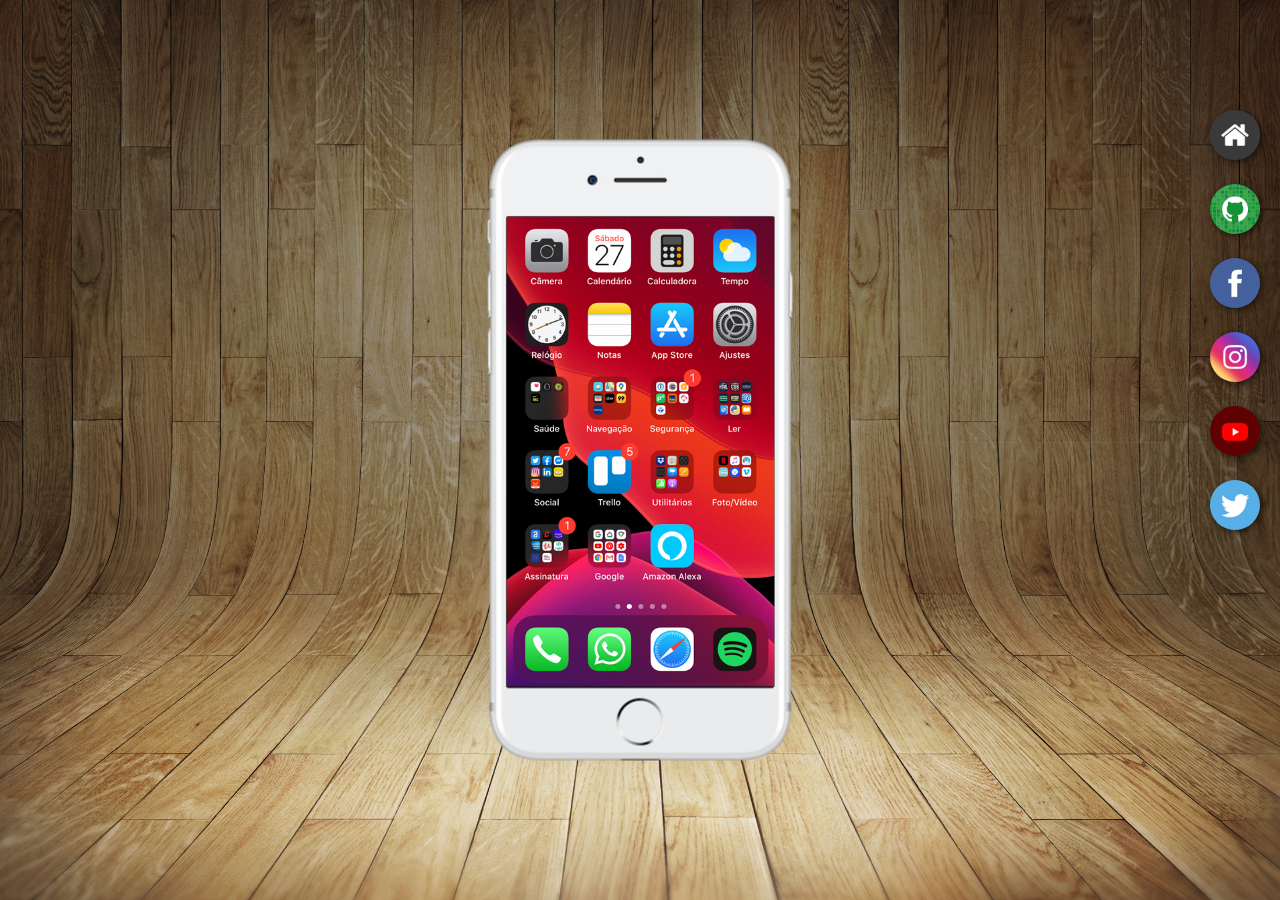
<file: index.html>
<!DOCTYPE html>
<html lang="pt-br">
<head>
    <meta charset="UTF-8">
    <meta name="viewport" content="width=device-width, initial-scale=1.0">
    <title>projeto redes sociais</title>
    <link rel="shortcut icon" href="favicon.png" type="image/x-icon">
    <link rel="stylesheet" href="estilo/style.css">
</head>
<body> 
    <main>
        <section id="telefone">
          <iframe src="home.html" name="tela" id="tela" frameborder="0"></iframe>
        </section>

        <section id="rede-social">
            <a href="home.html" target="tela"><img src="imagens/logo-home.jpg" alt="home"></a><br>

            <a href="github.html" target="tela"><img src="imagens/logo-github.jpg" alt="github"></a><br>

            <a href="facebook.html" target="tela"><img src="imagens/logo-facebook.jpg" alt="facebook"></a><br>

            <a href="instagram.html" target="tela"><img src="imagens/logo-instagram.jpg" alt="instagram"></a><br>

            <a href="youtube.html" target="tela"><img src="imagens/logo-youtube.jpg" alt="youtube"></a><br>

            <a href="twitter.html" target="tela"><img src="imagens/logo-twitter.jpg" alt="twitter"></a>
        </section>
    </main>
</body>
</html>
</file>
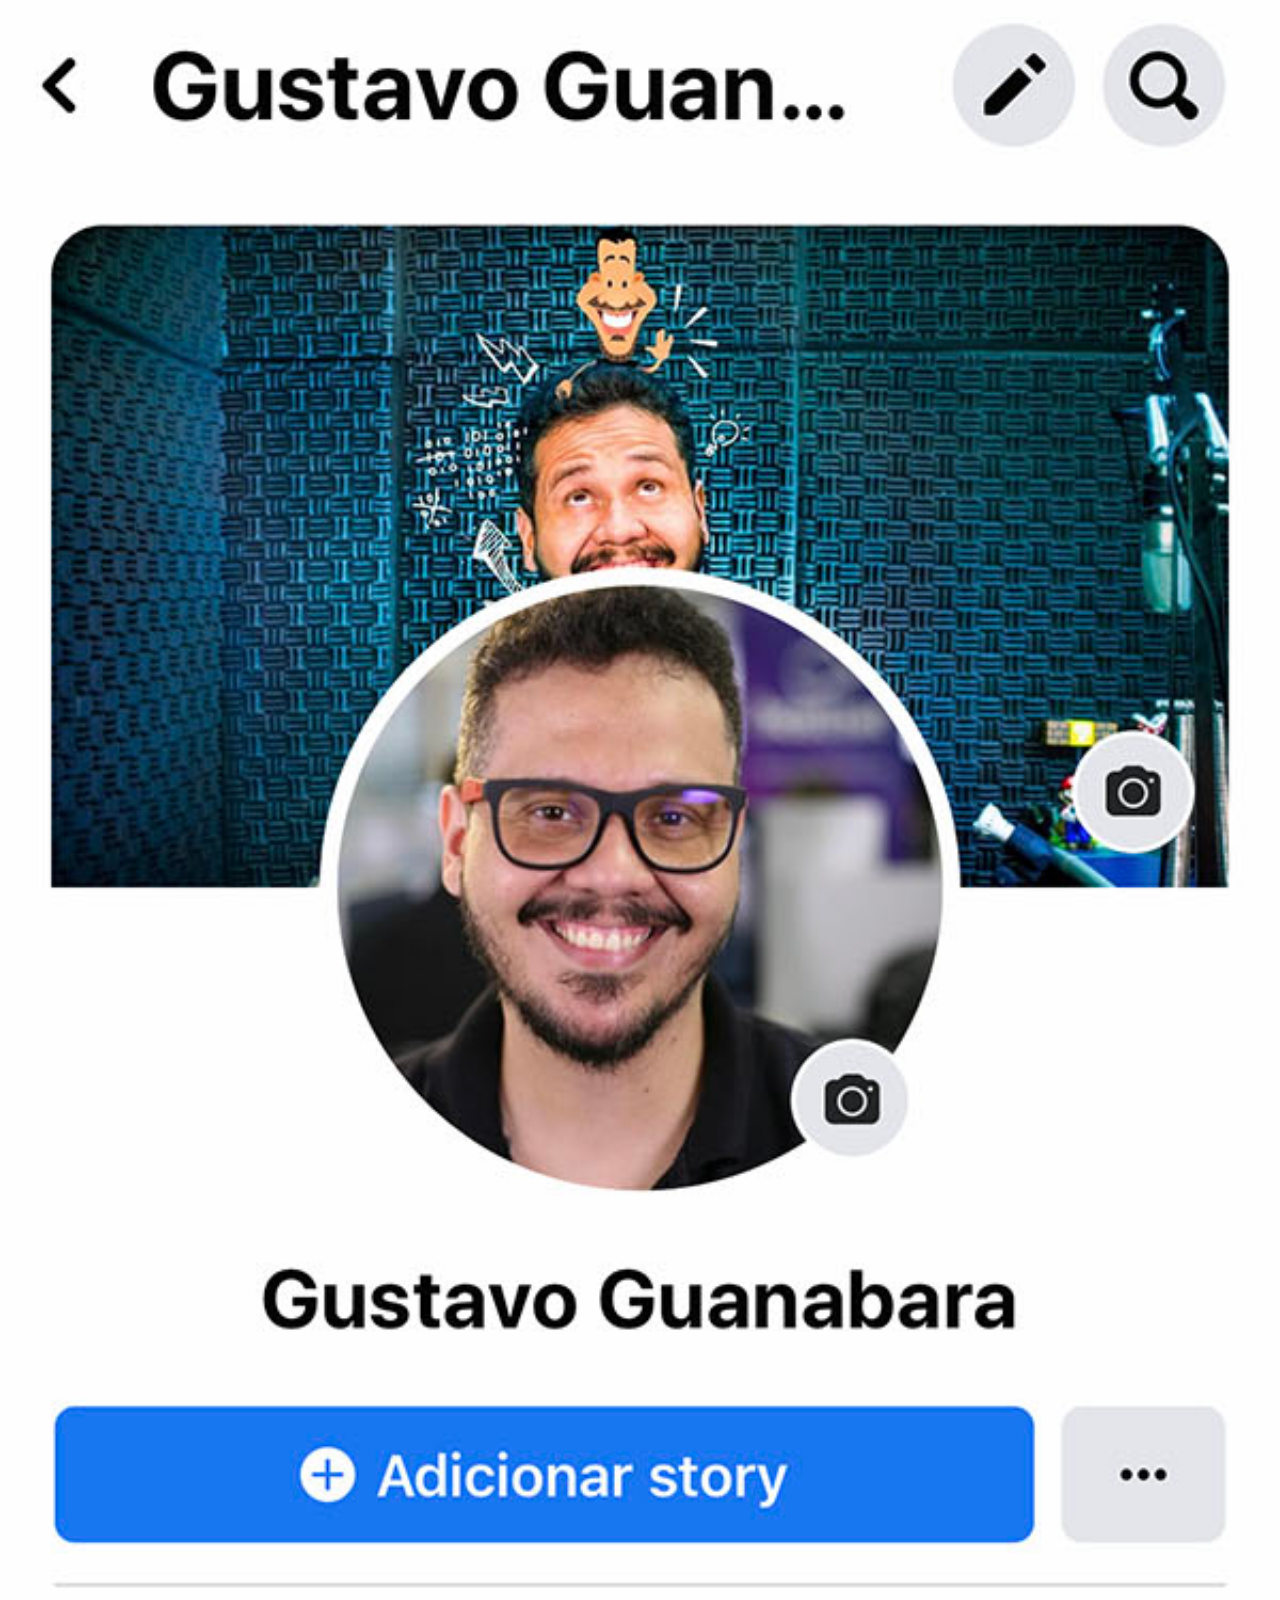
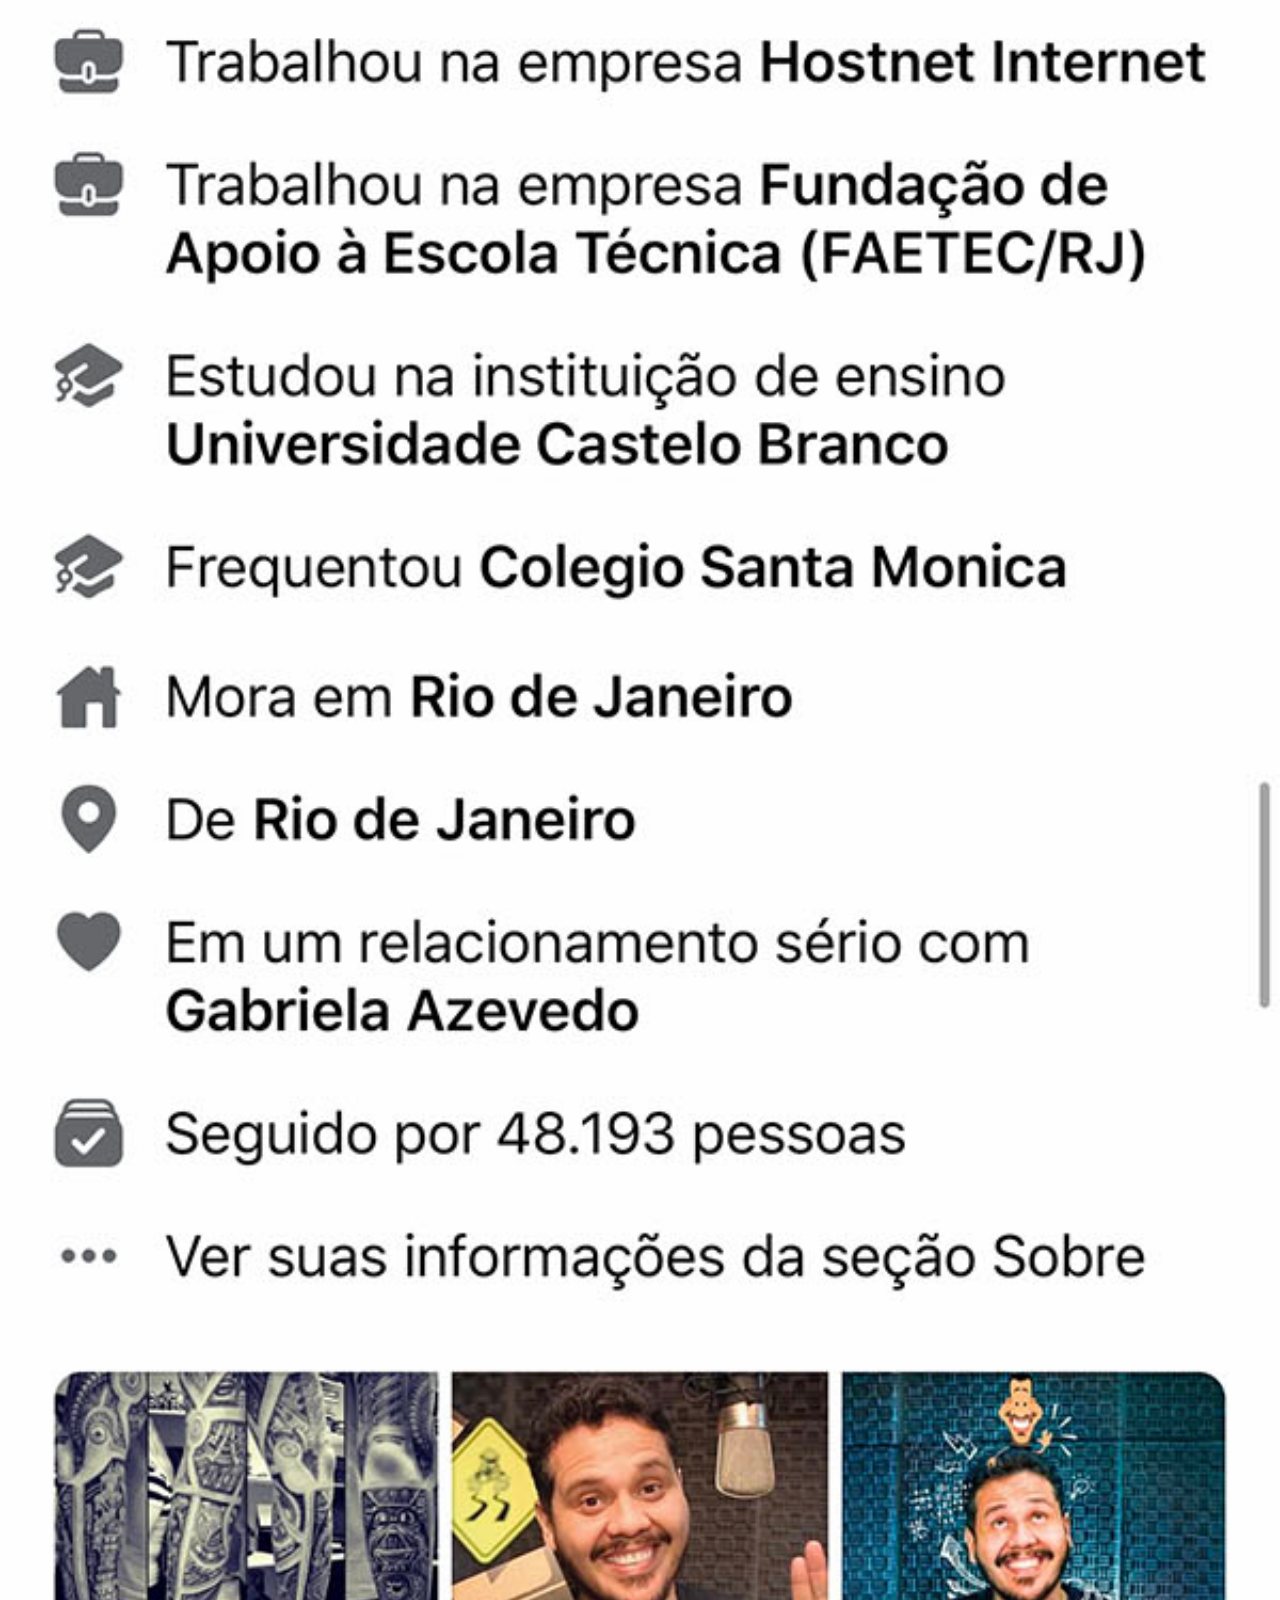
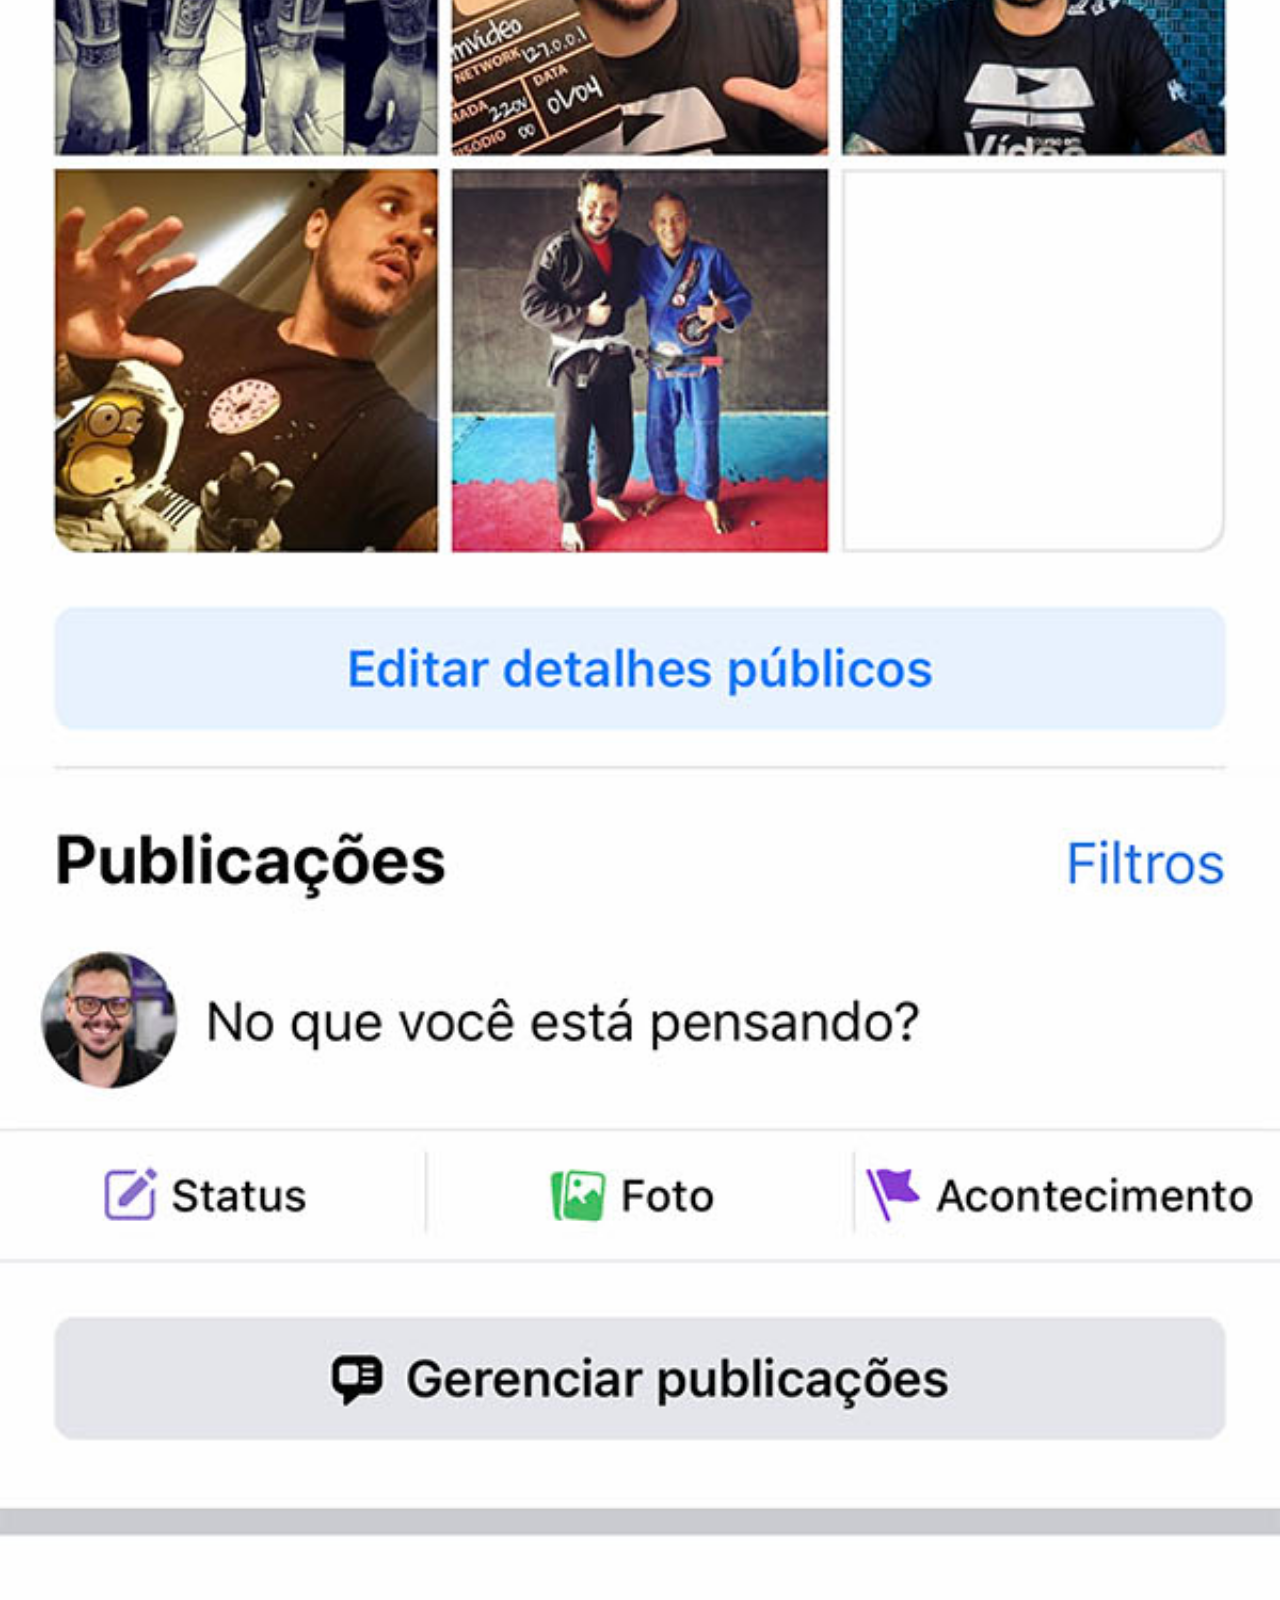
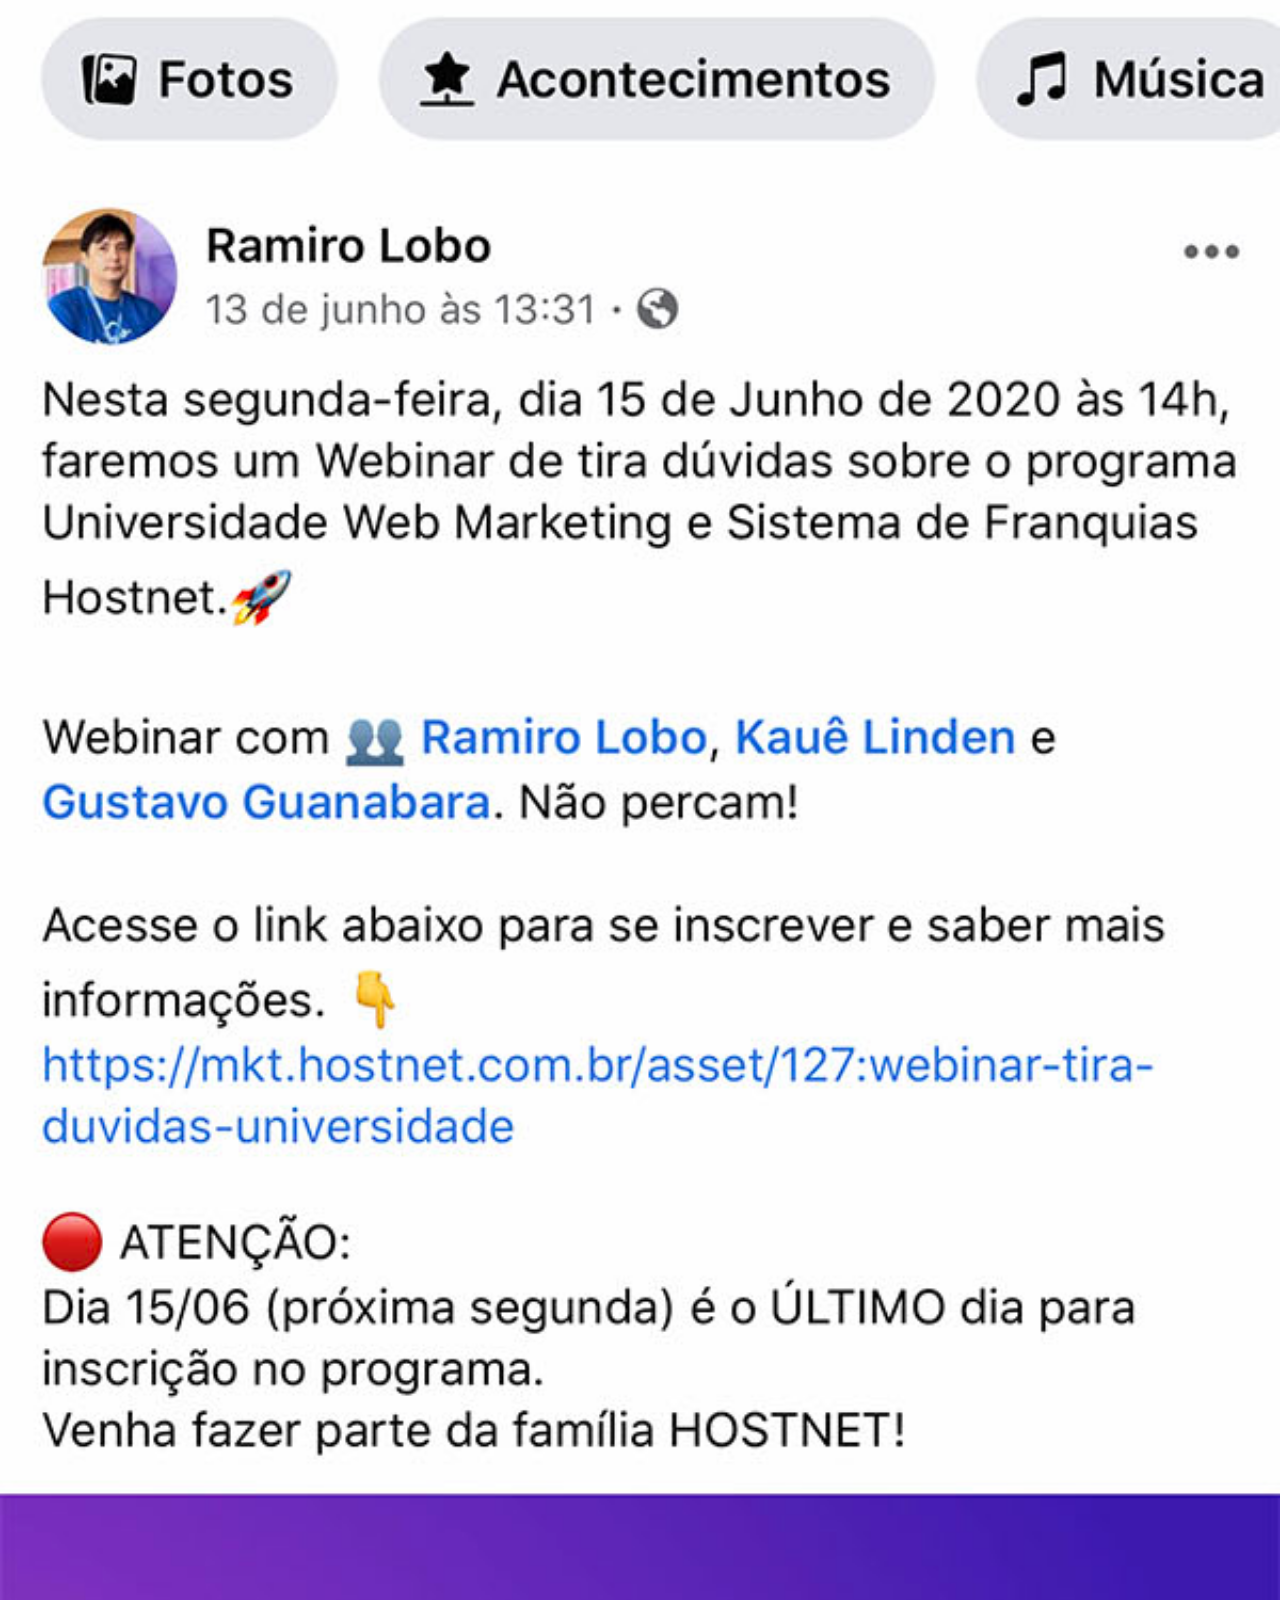
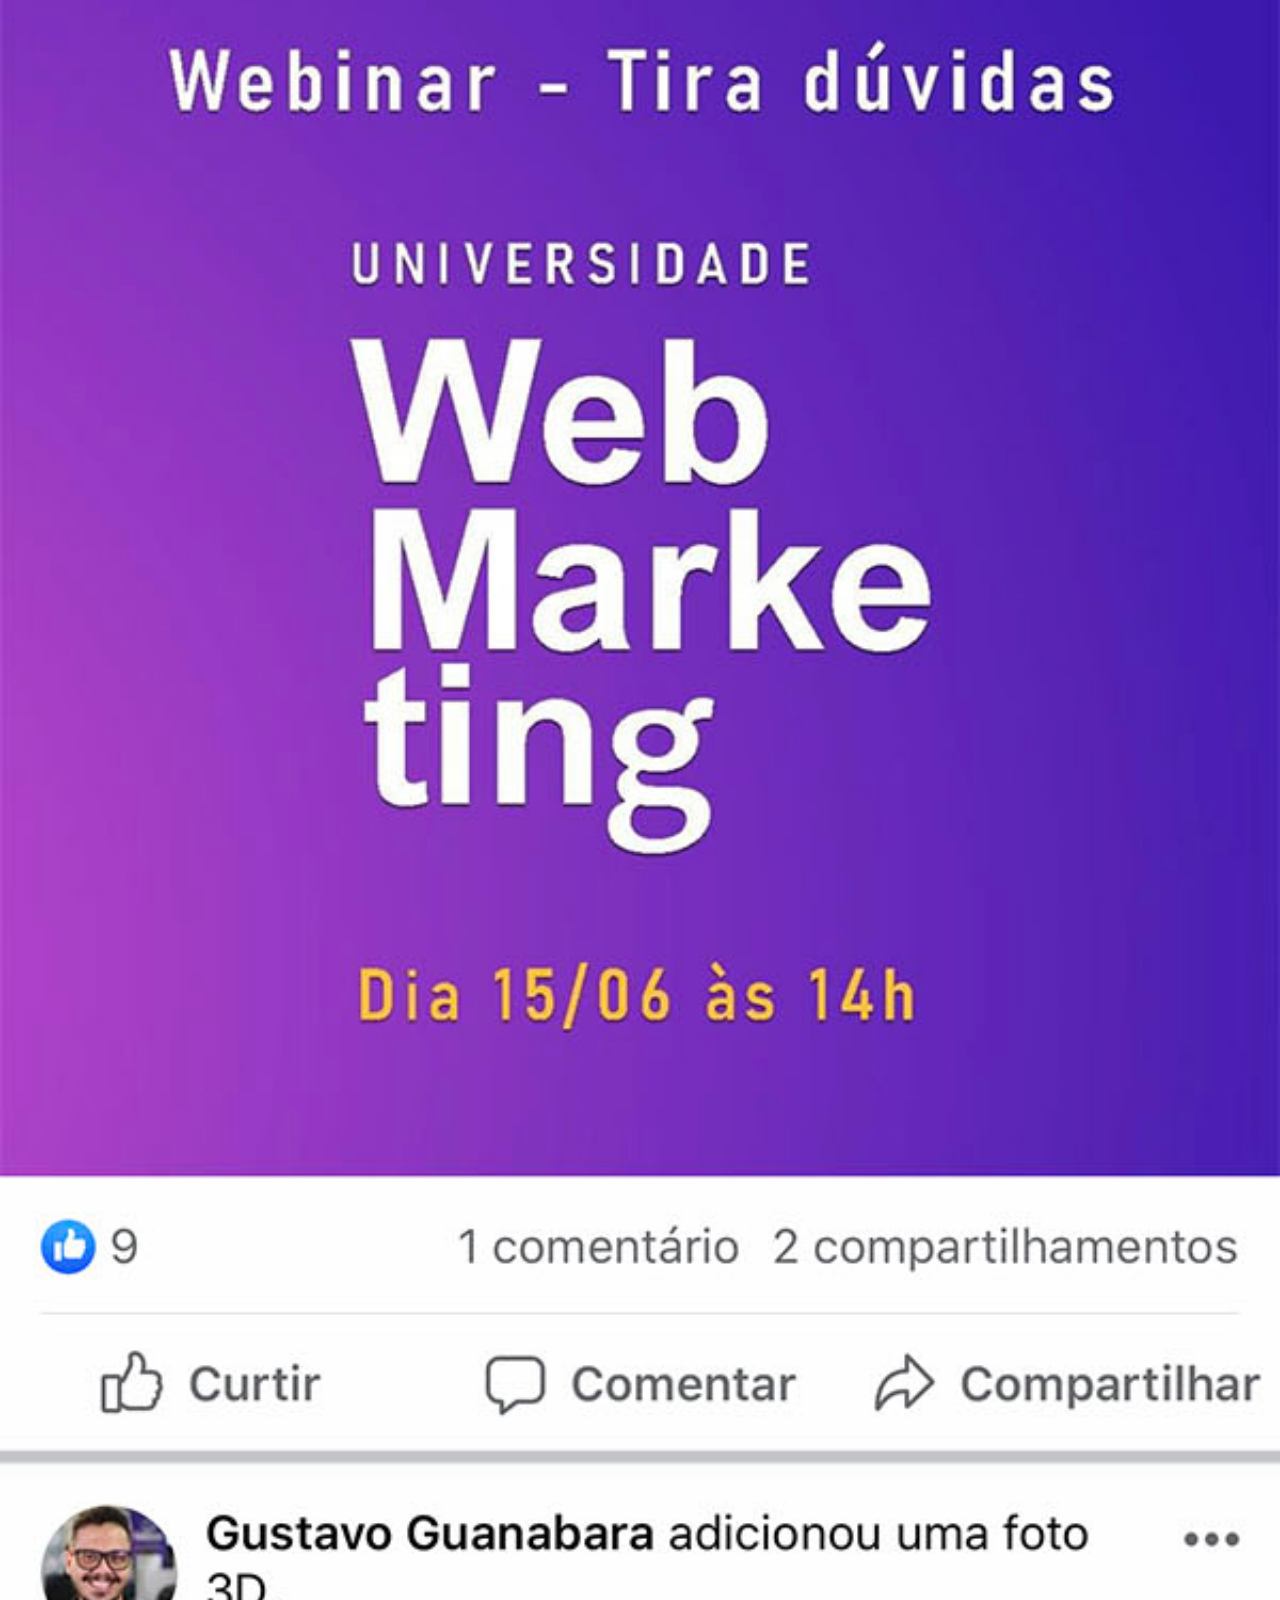
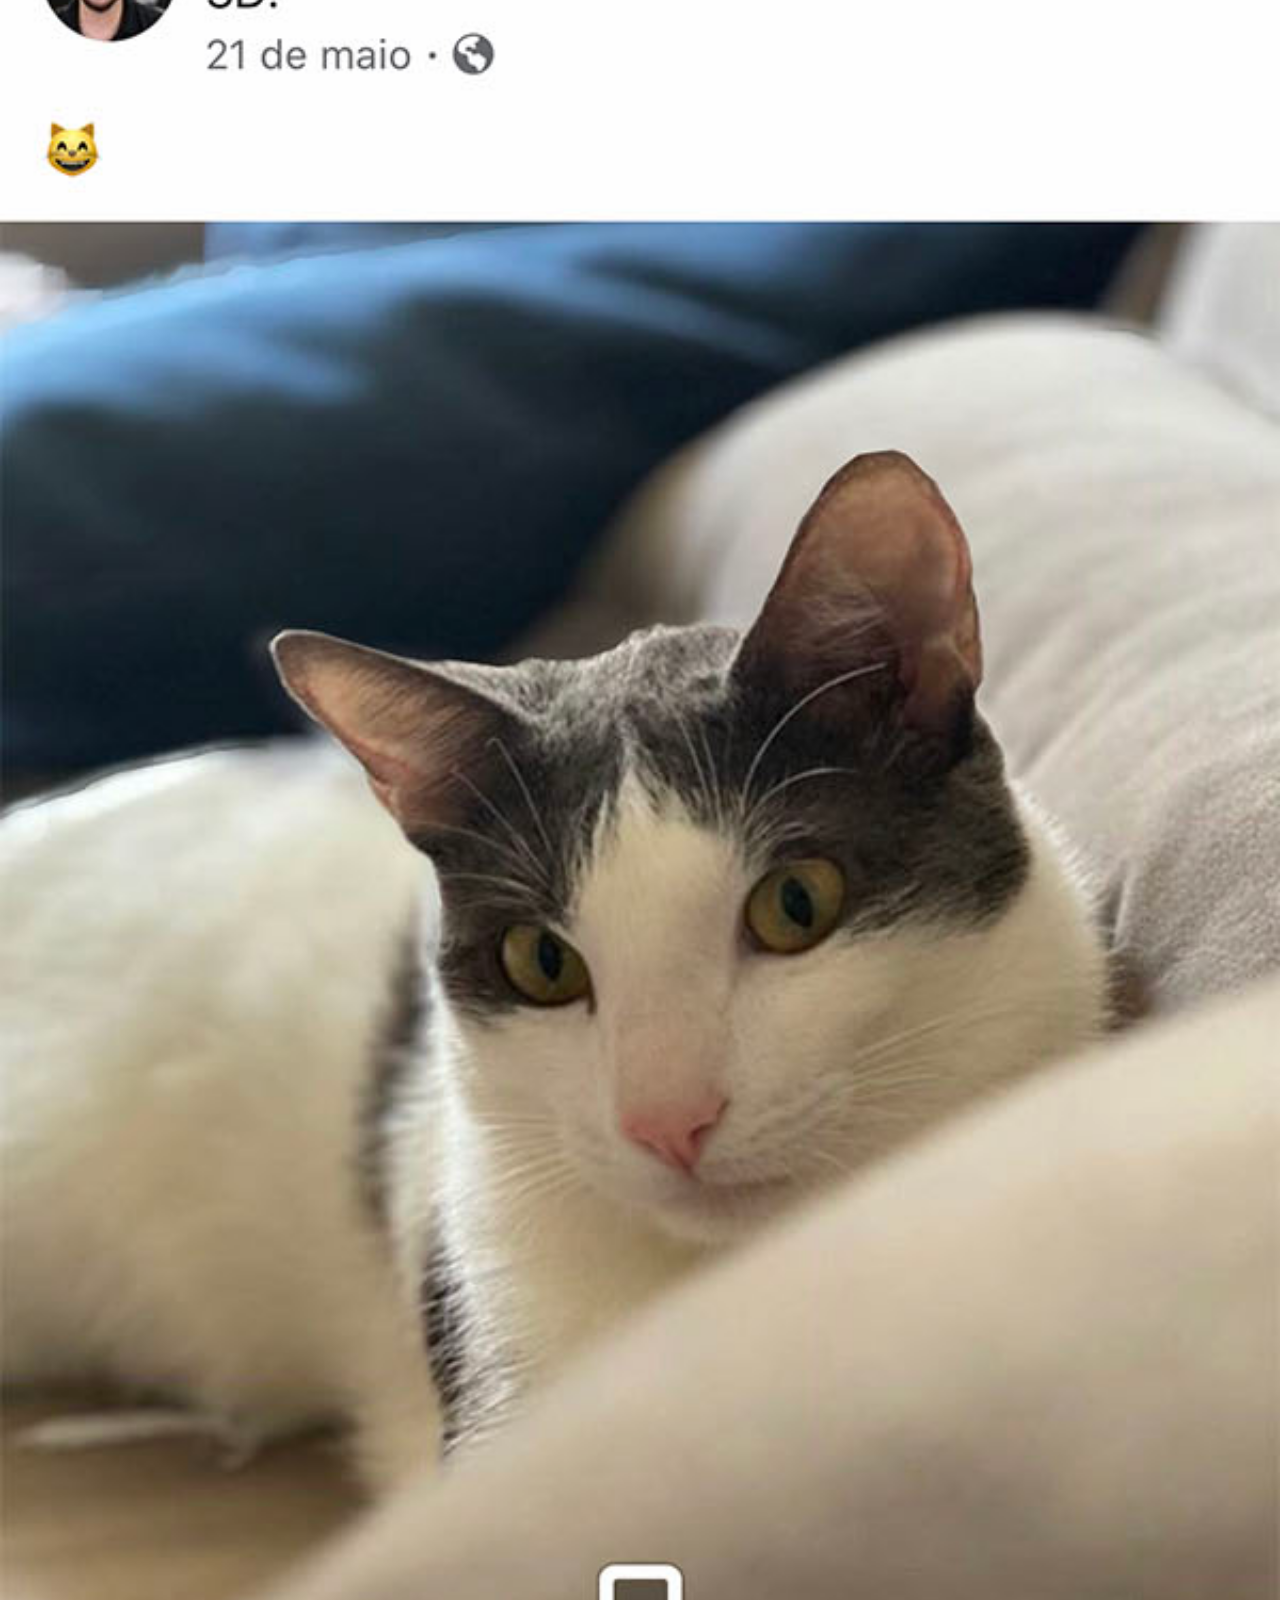
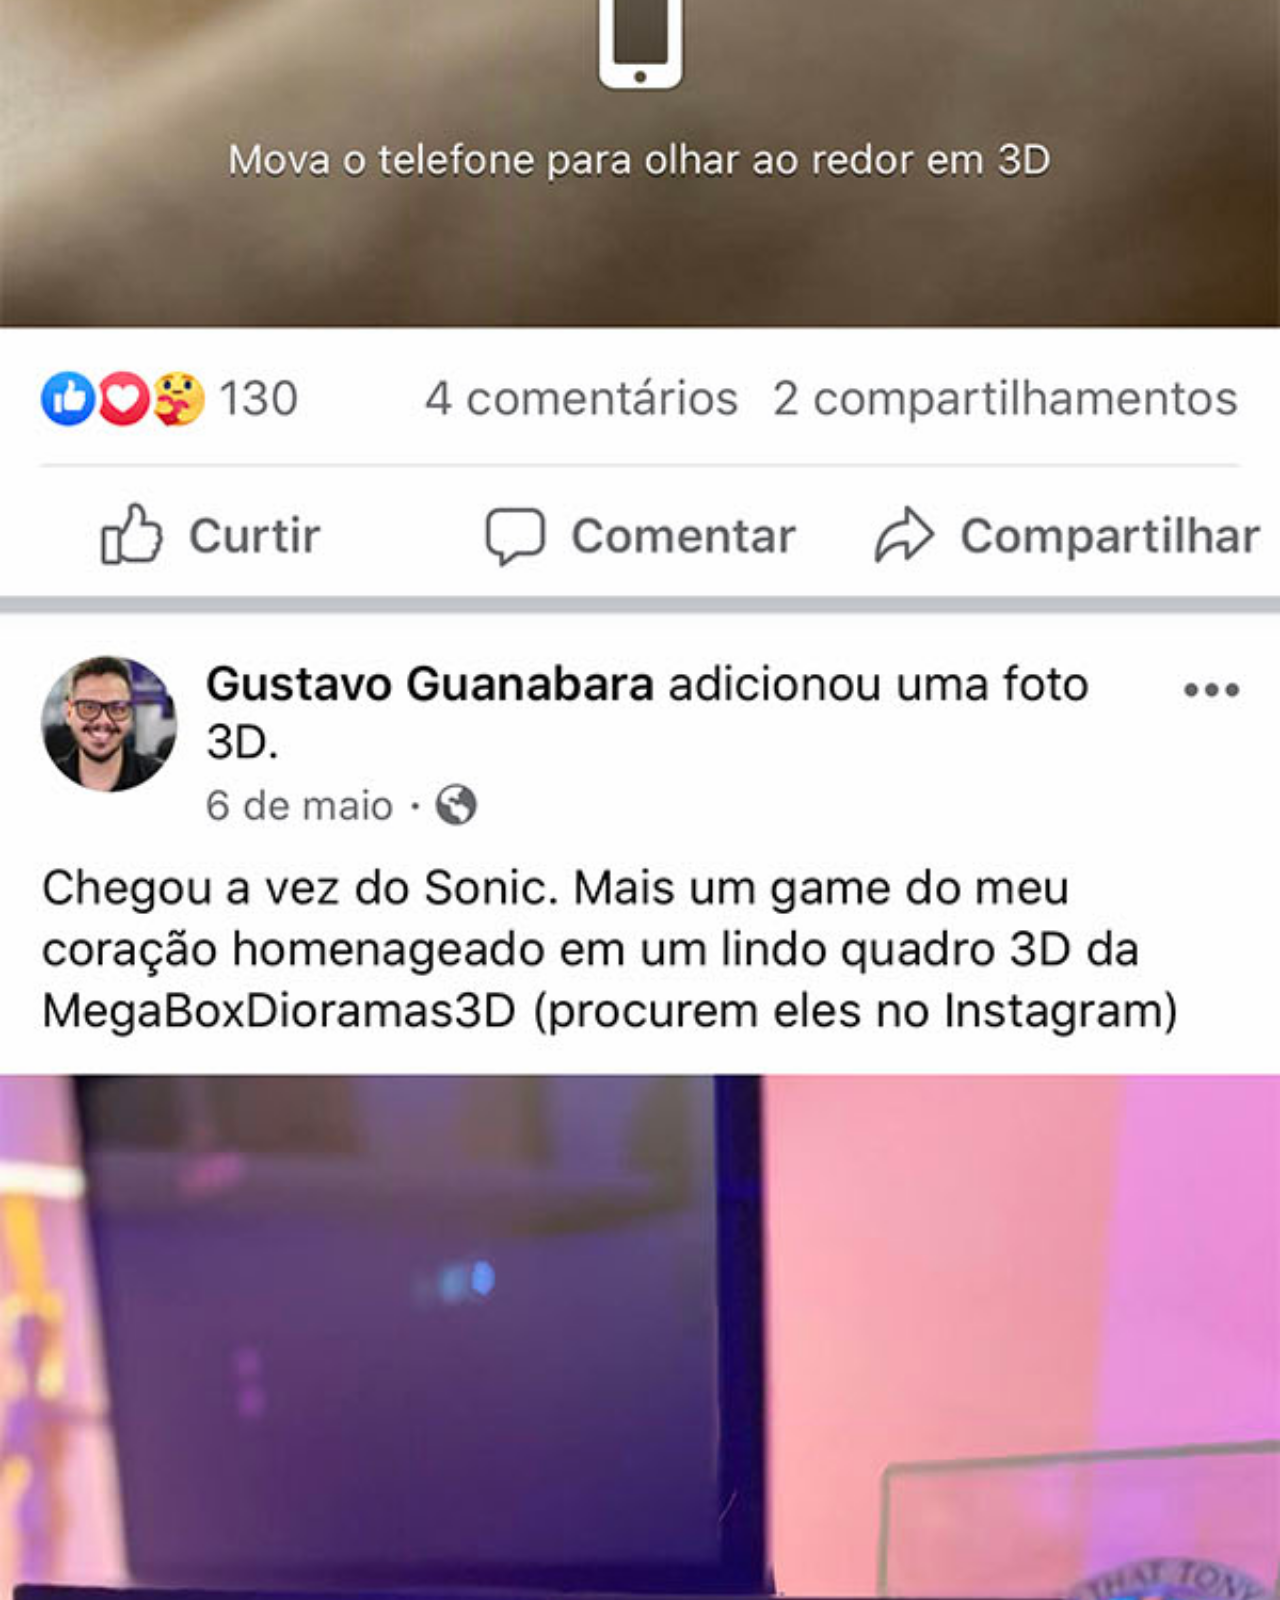
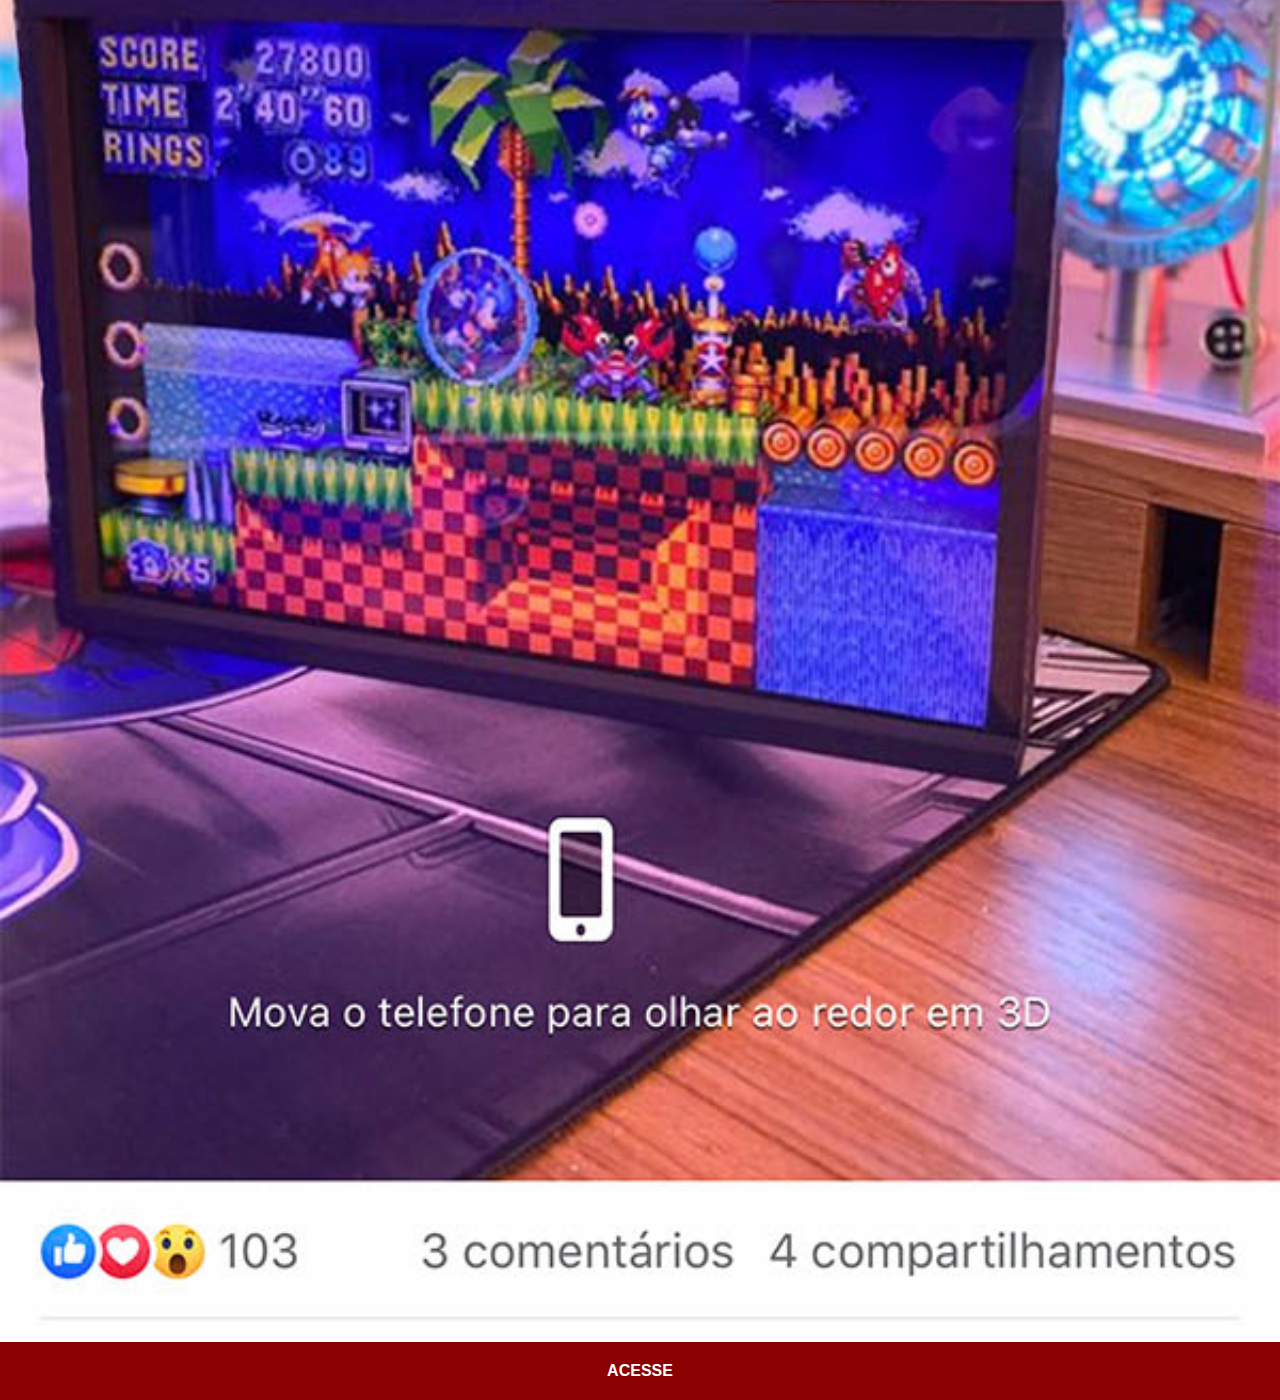
<file: facebook.html>
<!DOCTYPE html>
<html lang="pt-br">
<head>
    <meta charset="UTF-8">
    <meta name="viewport" content="width=device-width, initial-scale=1.0">
    <title>facebook</title>
    <link rel="stylesheet" href="estilo/social.css">

</head>
<body>
  <img src="imagens/tela-facebook.jpg" alt="facebook">
  <a href="https://www.facebook.com/gustavoguanabara/?locale=pt_BR" target="_blank">ACESSE</a>
</body>
</html>
</file>
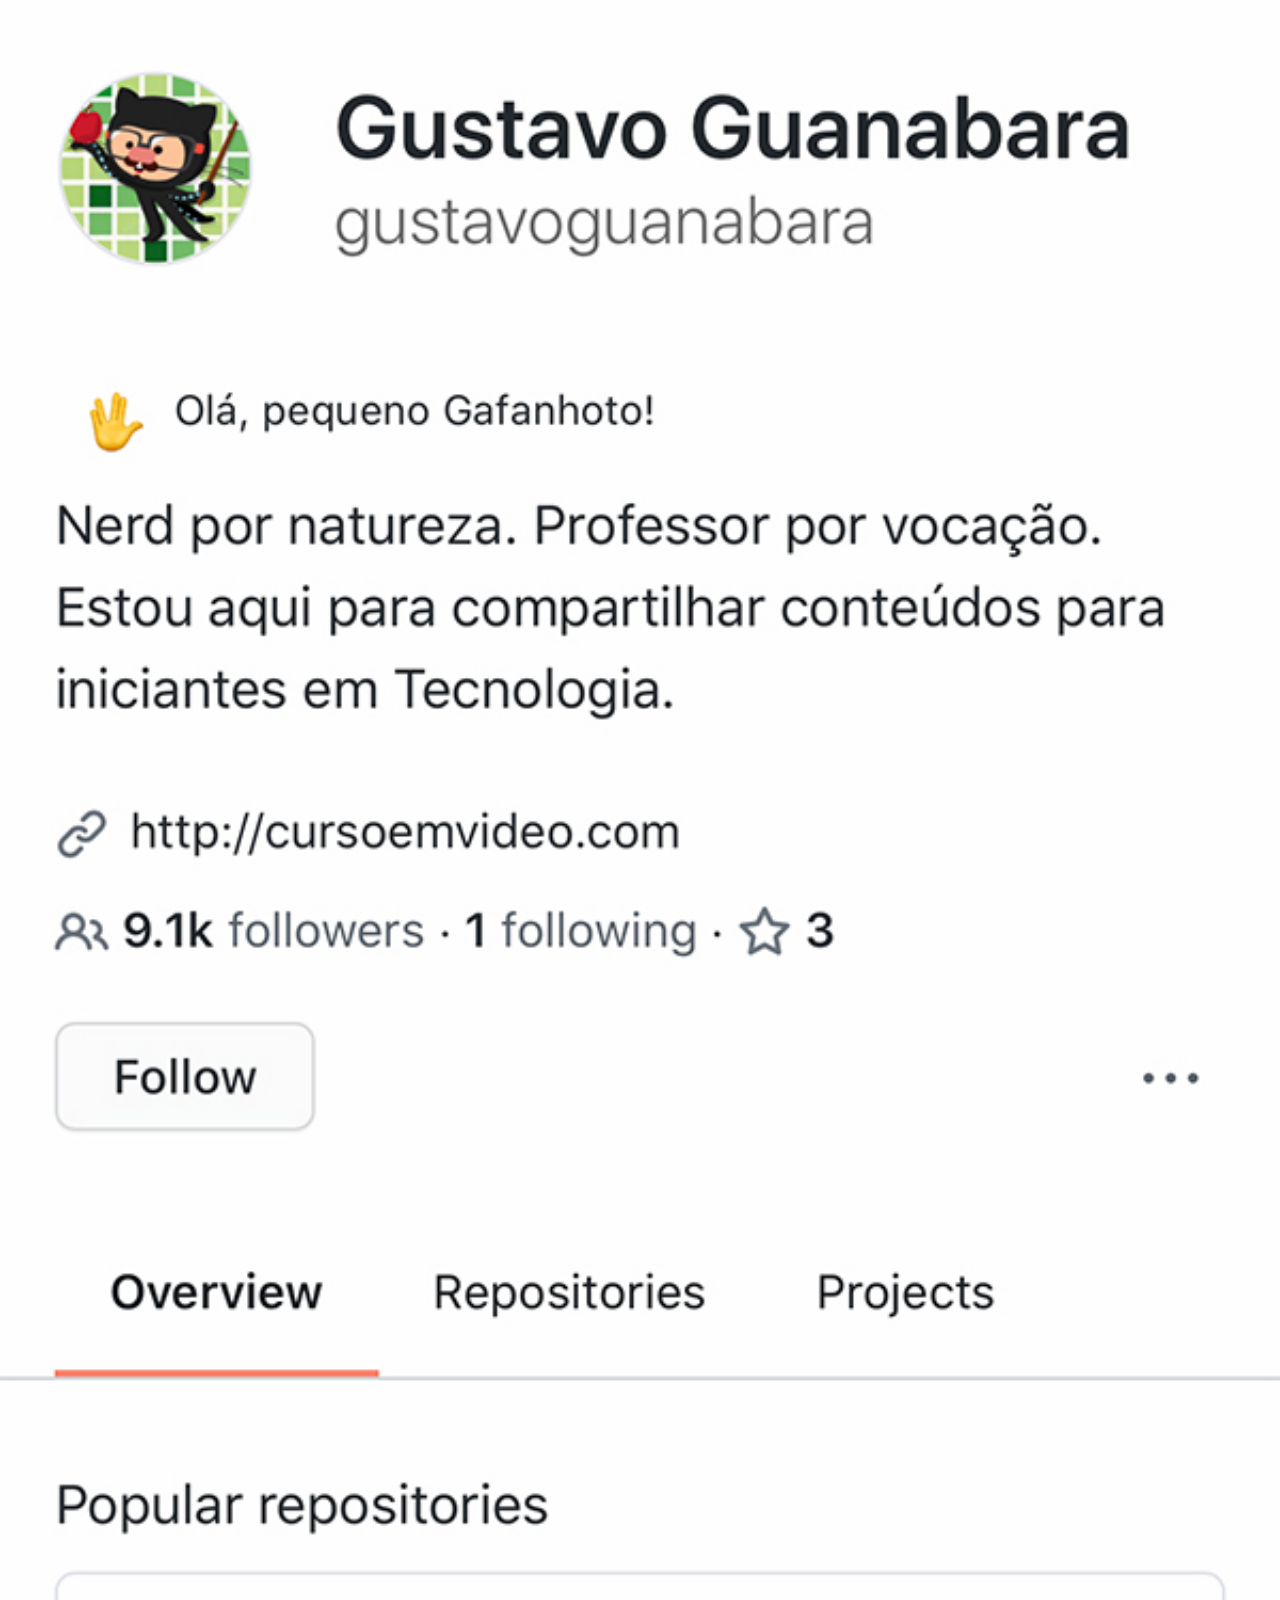
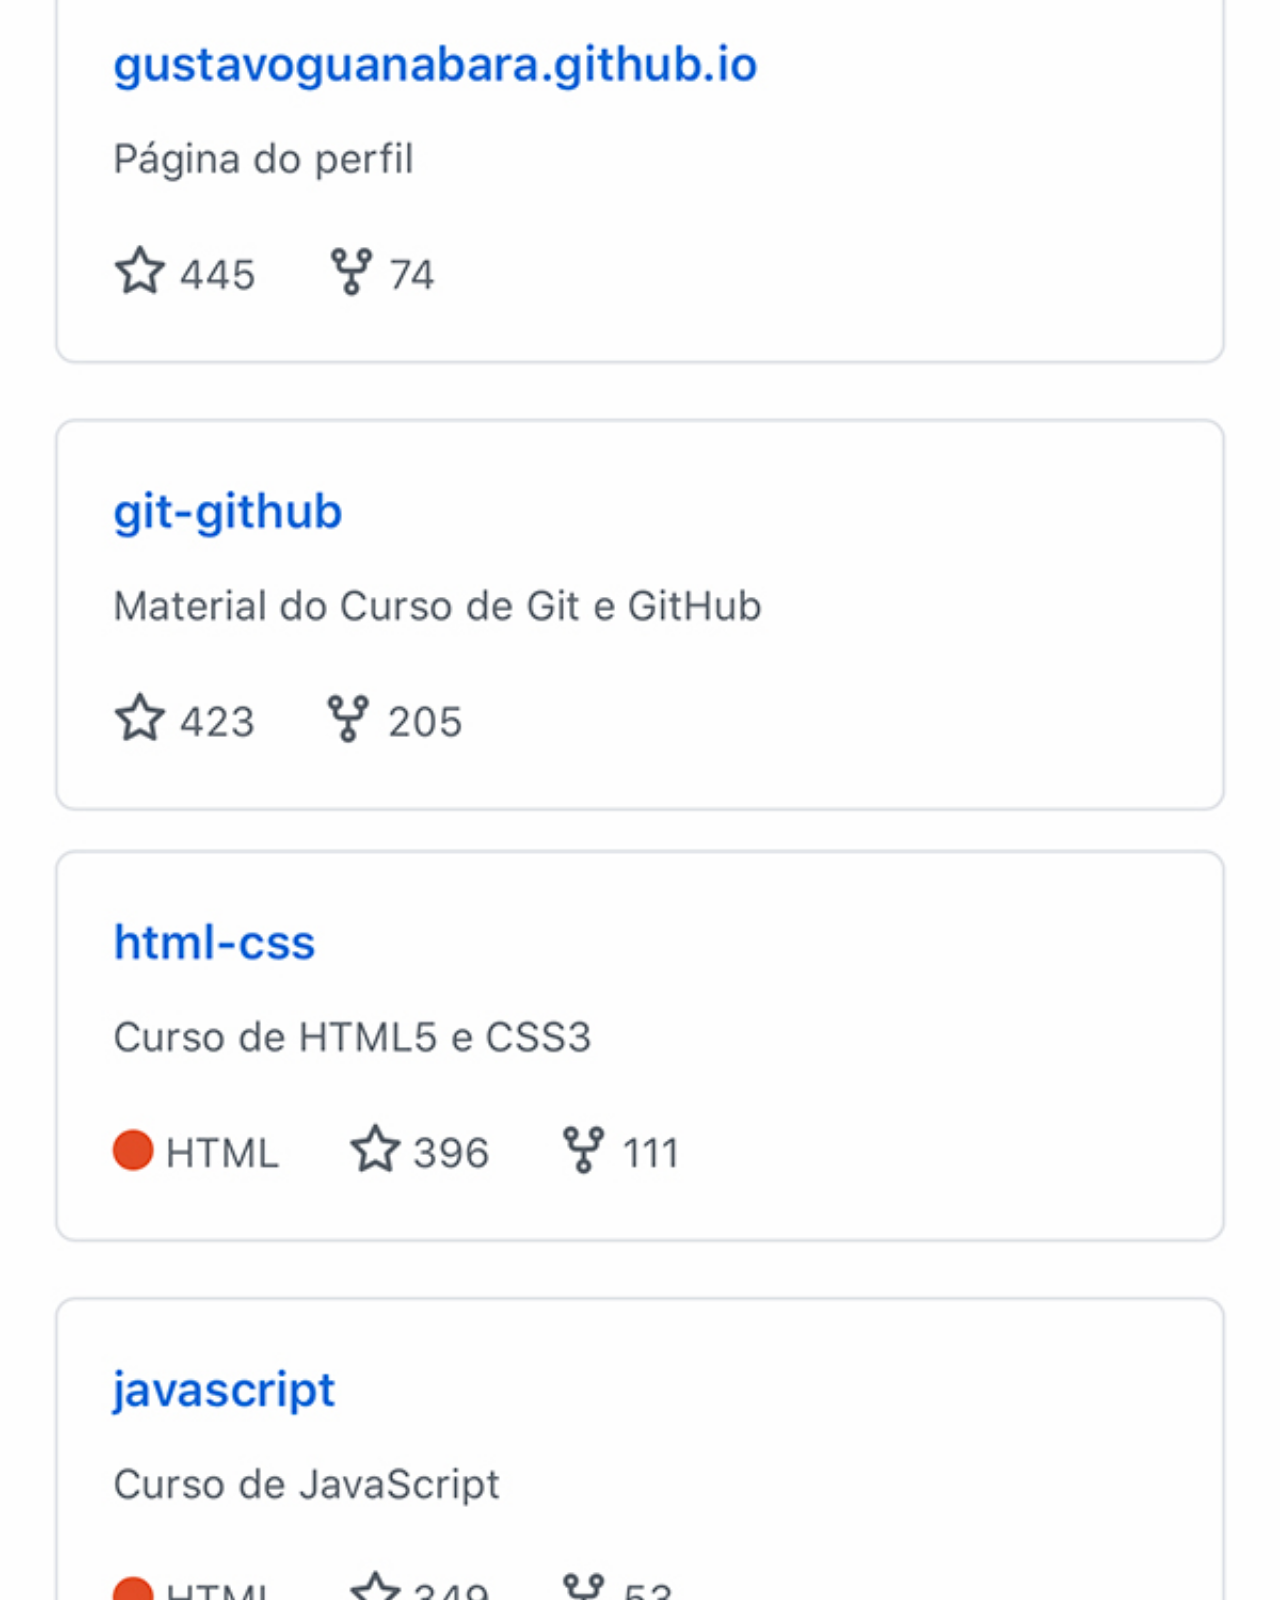
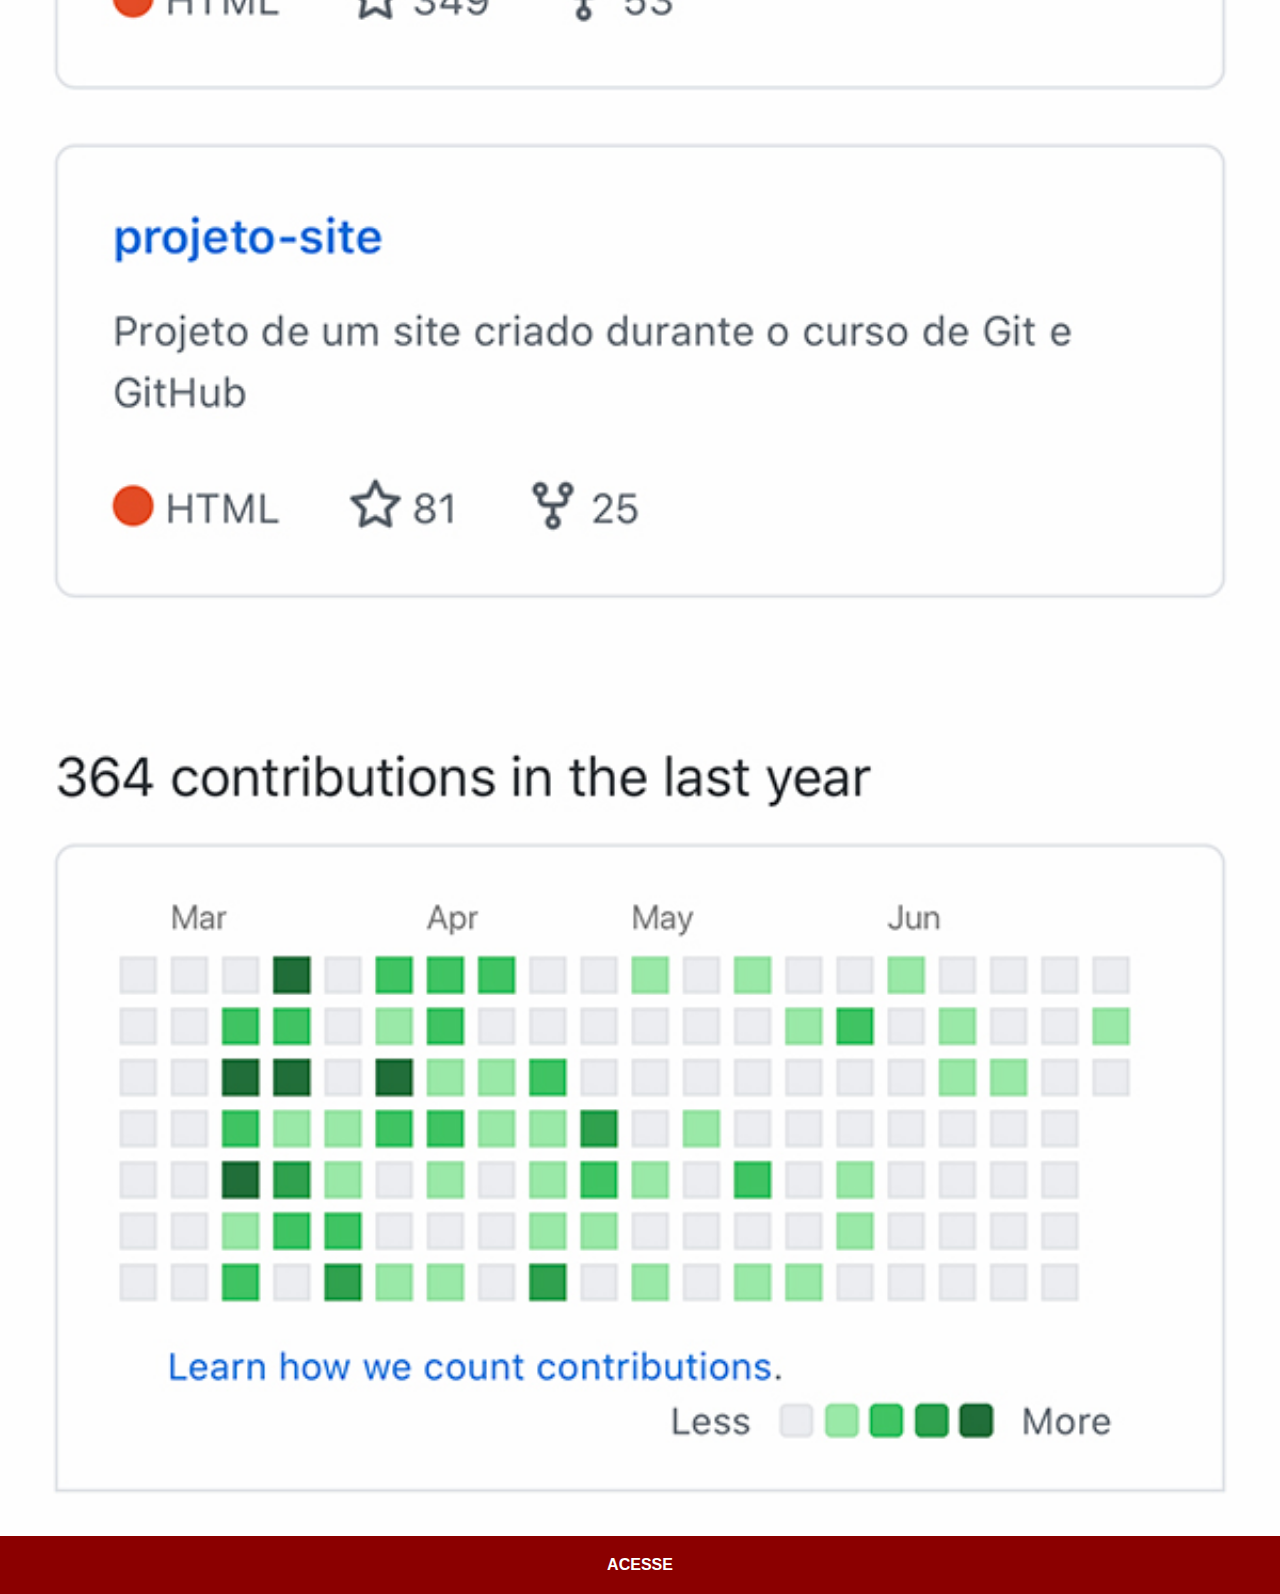
<file: github.html>
<!DOCTYPE html>
<html lang="pt-br">
<head>
    <meta charset="UTF-8">
    <meta name="viewport" content="width=device-width, initial-scale=1.0">
    <title>github</title>
    <link rel="stylesheet" href="estilo/social.css">

</head>
<body>
  <img src="imagens/tela-github.jpg" alt="github">
  <a href="https://github.com/professorguanabara" target="_blank">ACESSE</a>
</body>
</html>
</file>
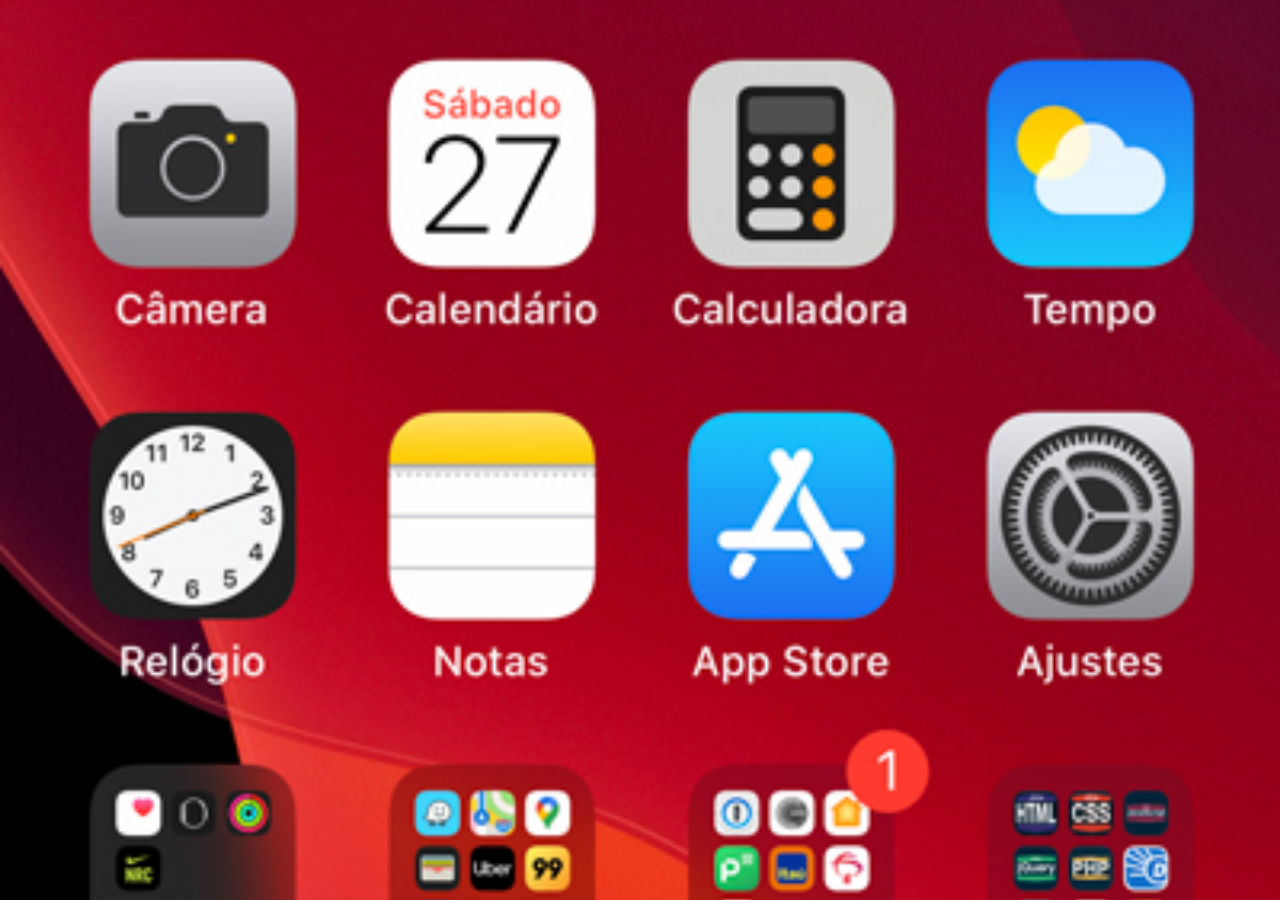
<file: home.html>
<!DOCTYPE html>
<html lang="pt-br">
<head>
    <meta charset="UTF-8">
    <meta name="viewport" content="width=device-width, initial-scale=1.0">
    <title>home</title>
    <style>
        *{
            padding: 0px;
            margin: 0px;
        }

        body{
            height: 100vh;
            width: 100vw;
            background: black url('imagens/tela-home.jpg') no-repeat top center;
            background-size: cover;
        }
    </style>
</head>
<body>
    
</body>
</html>
</file>
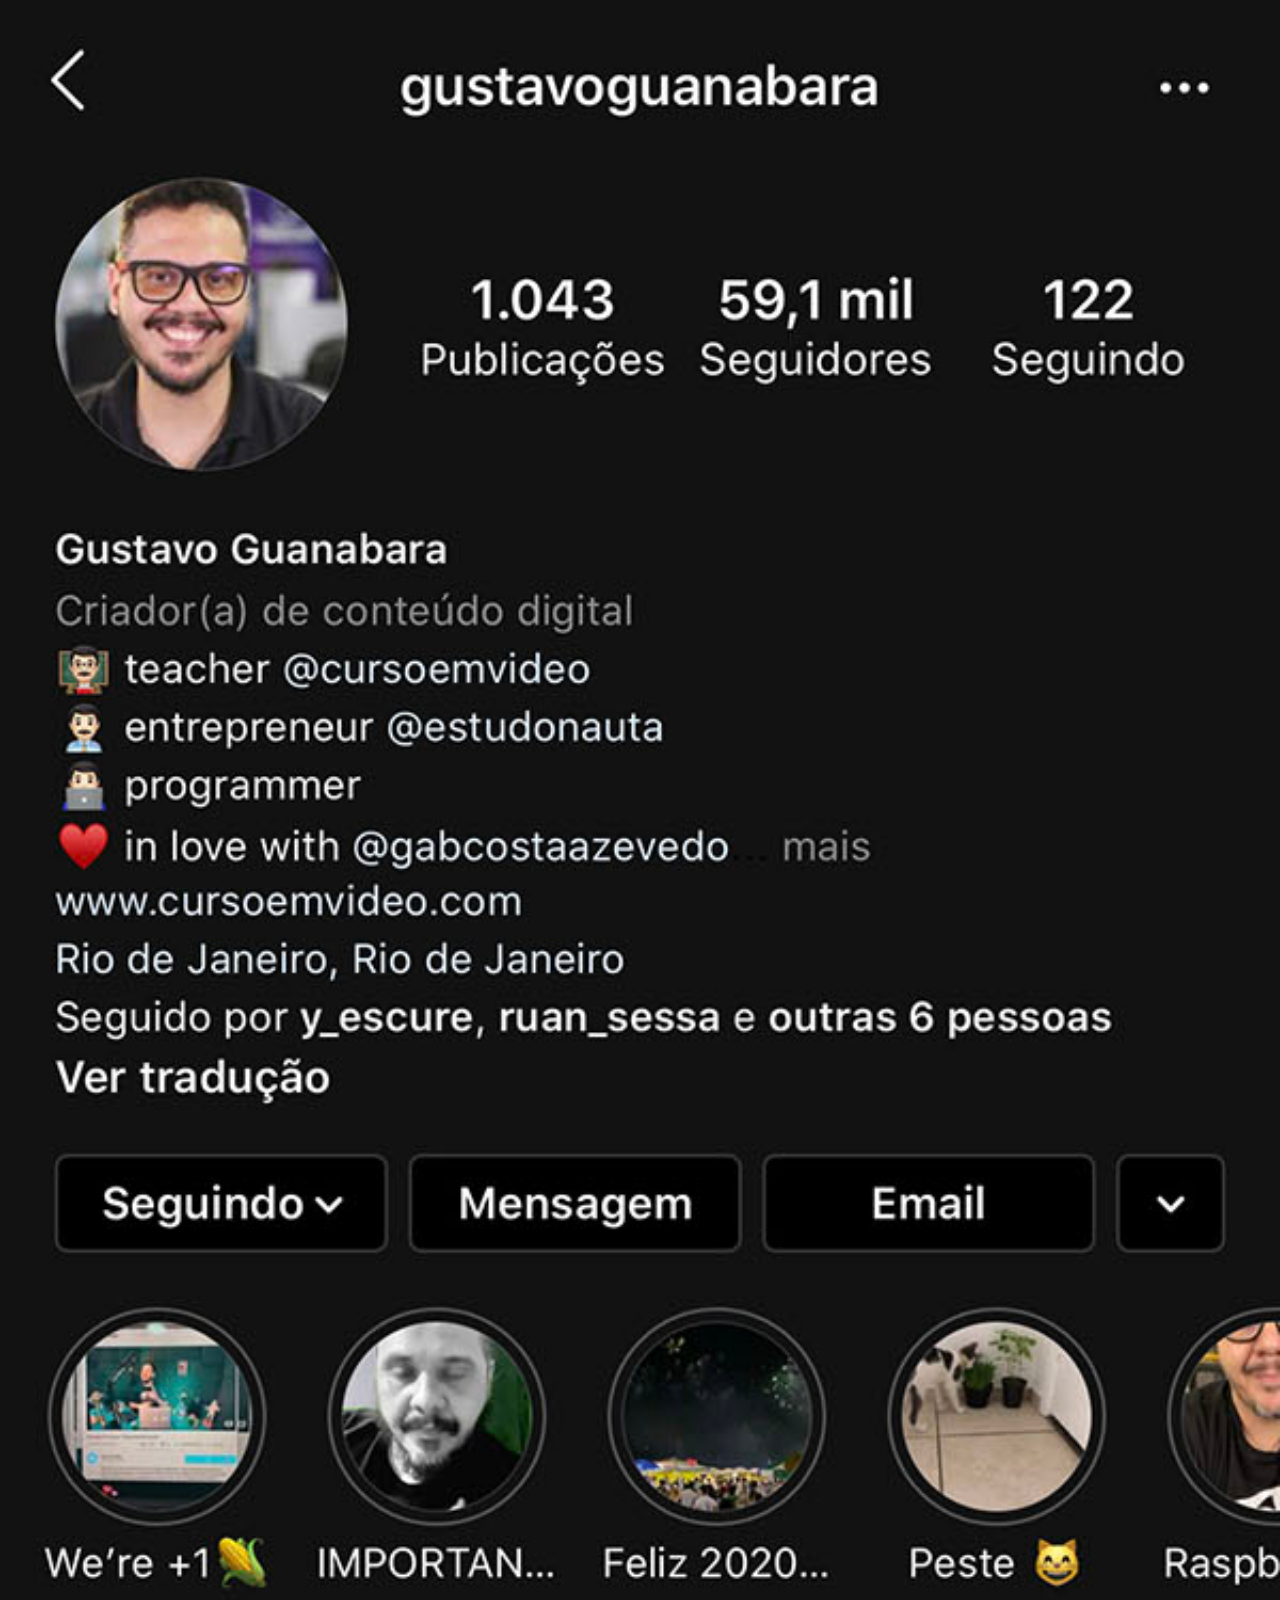
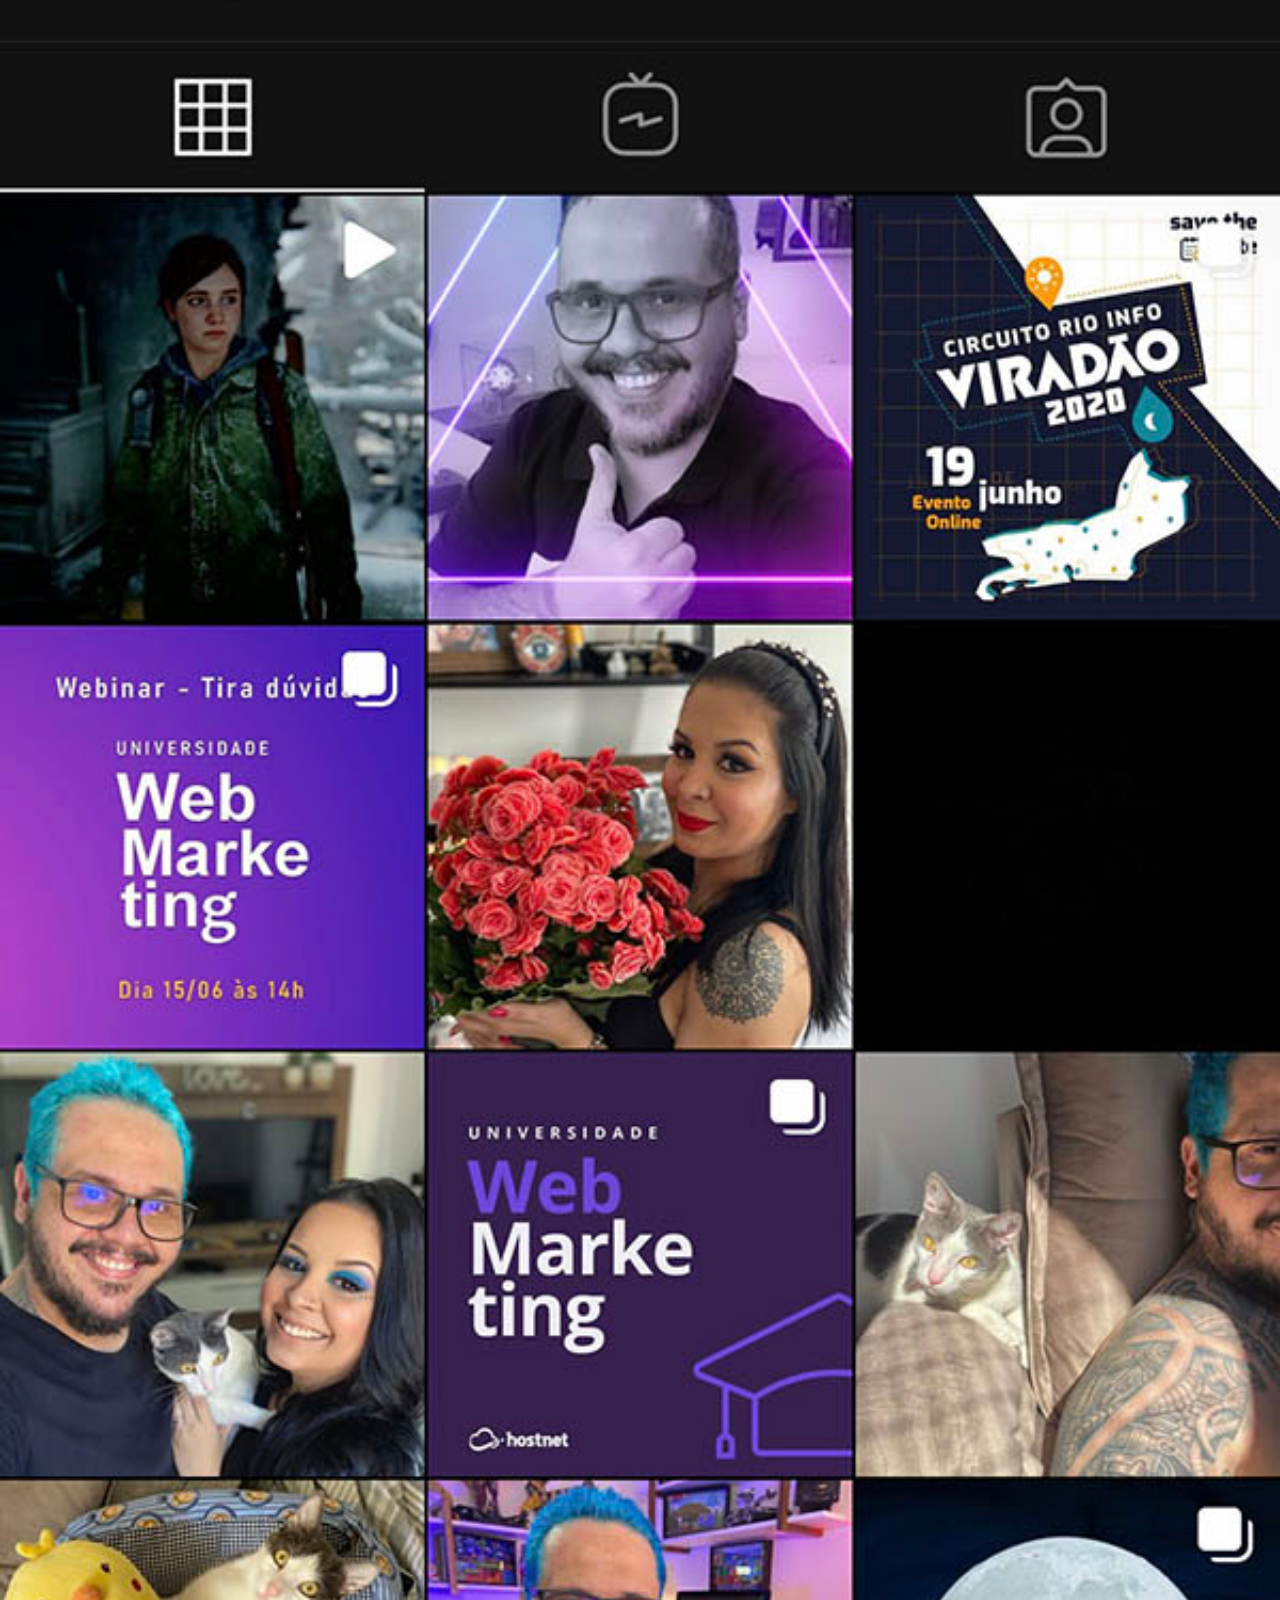
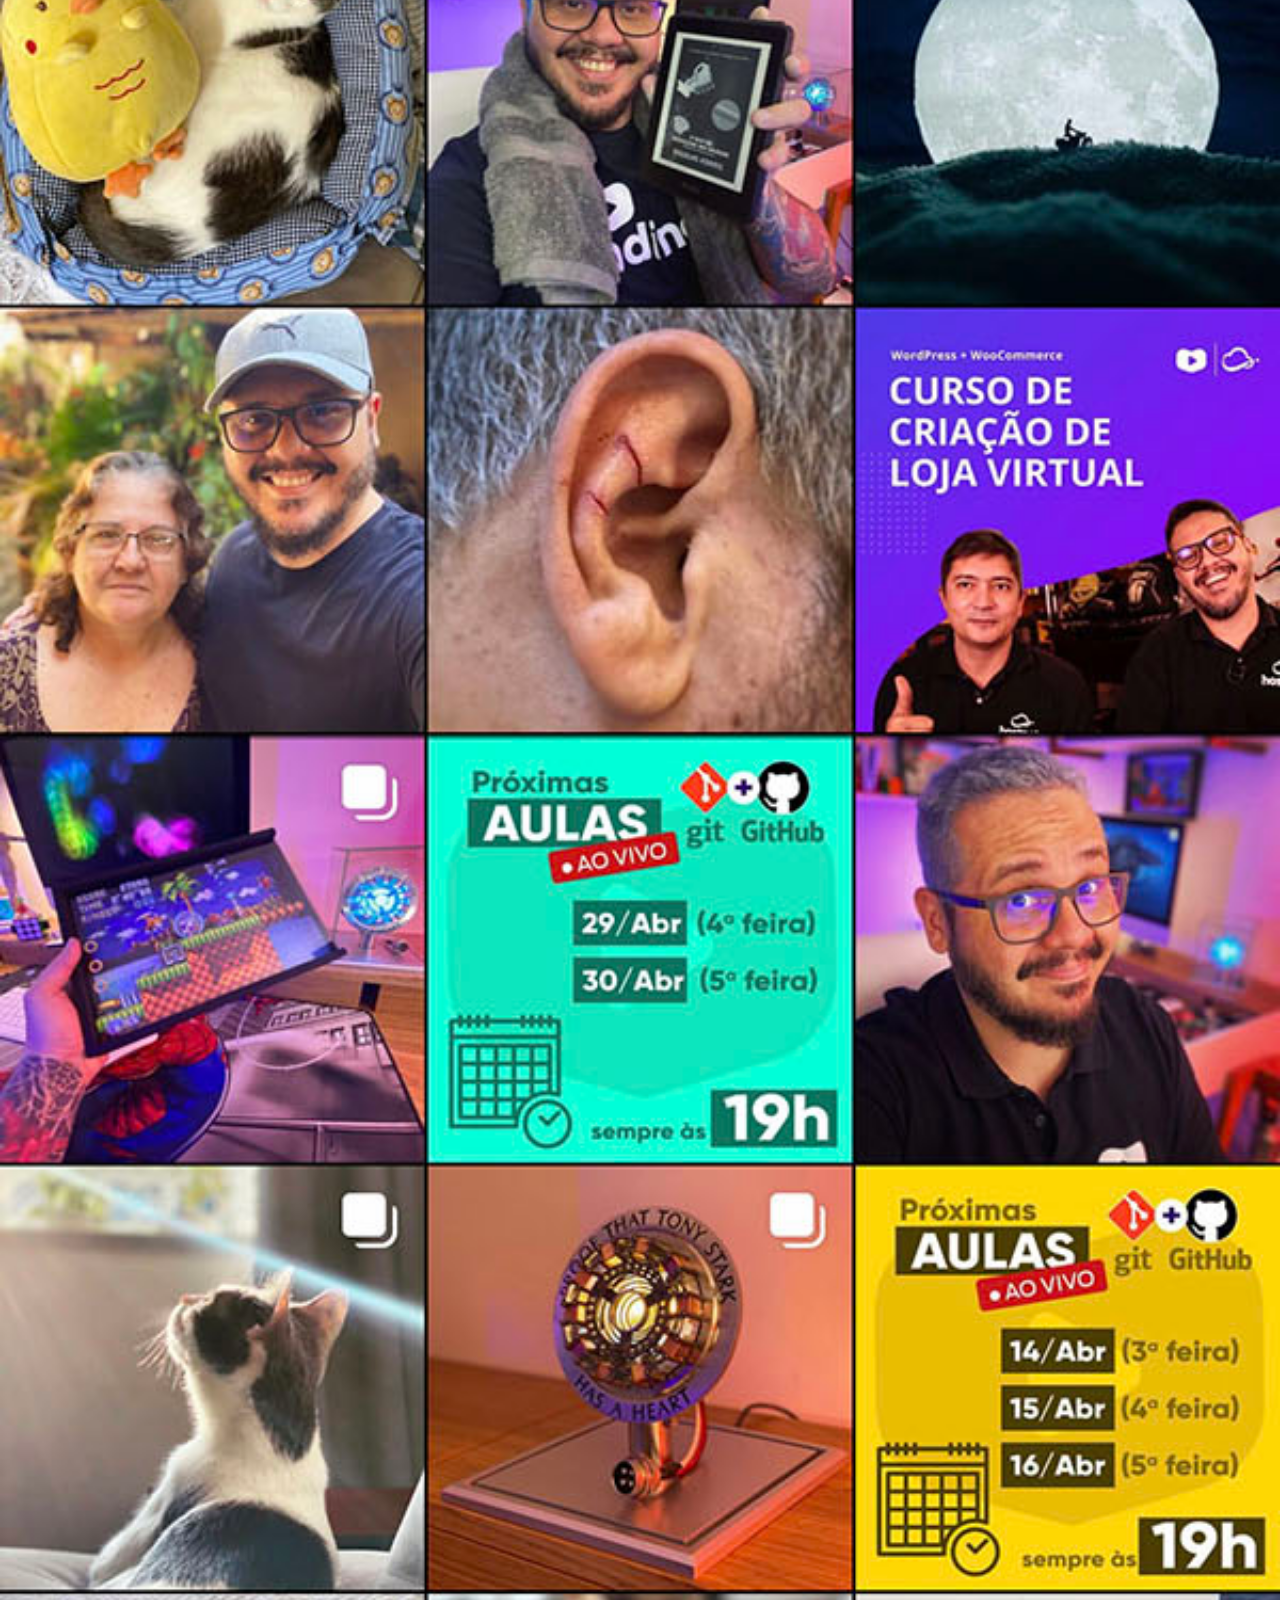
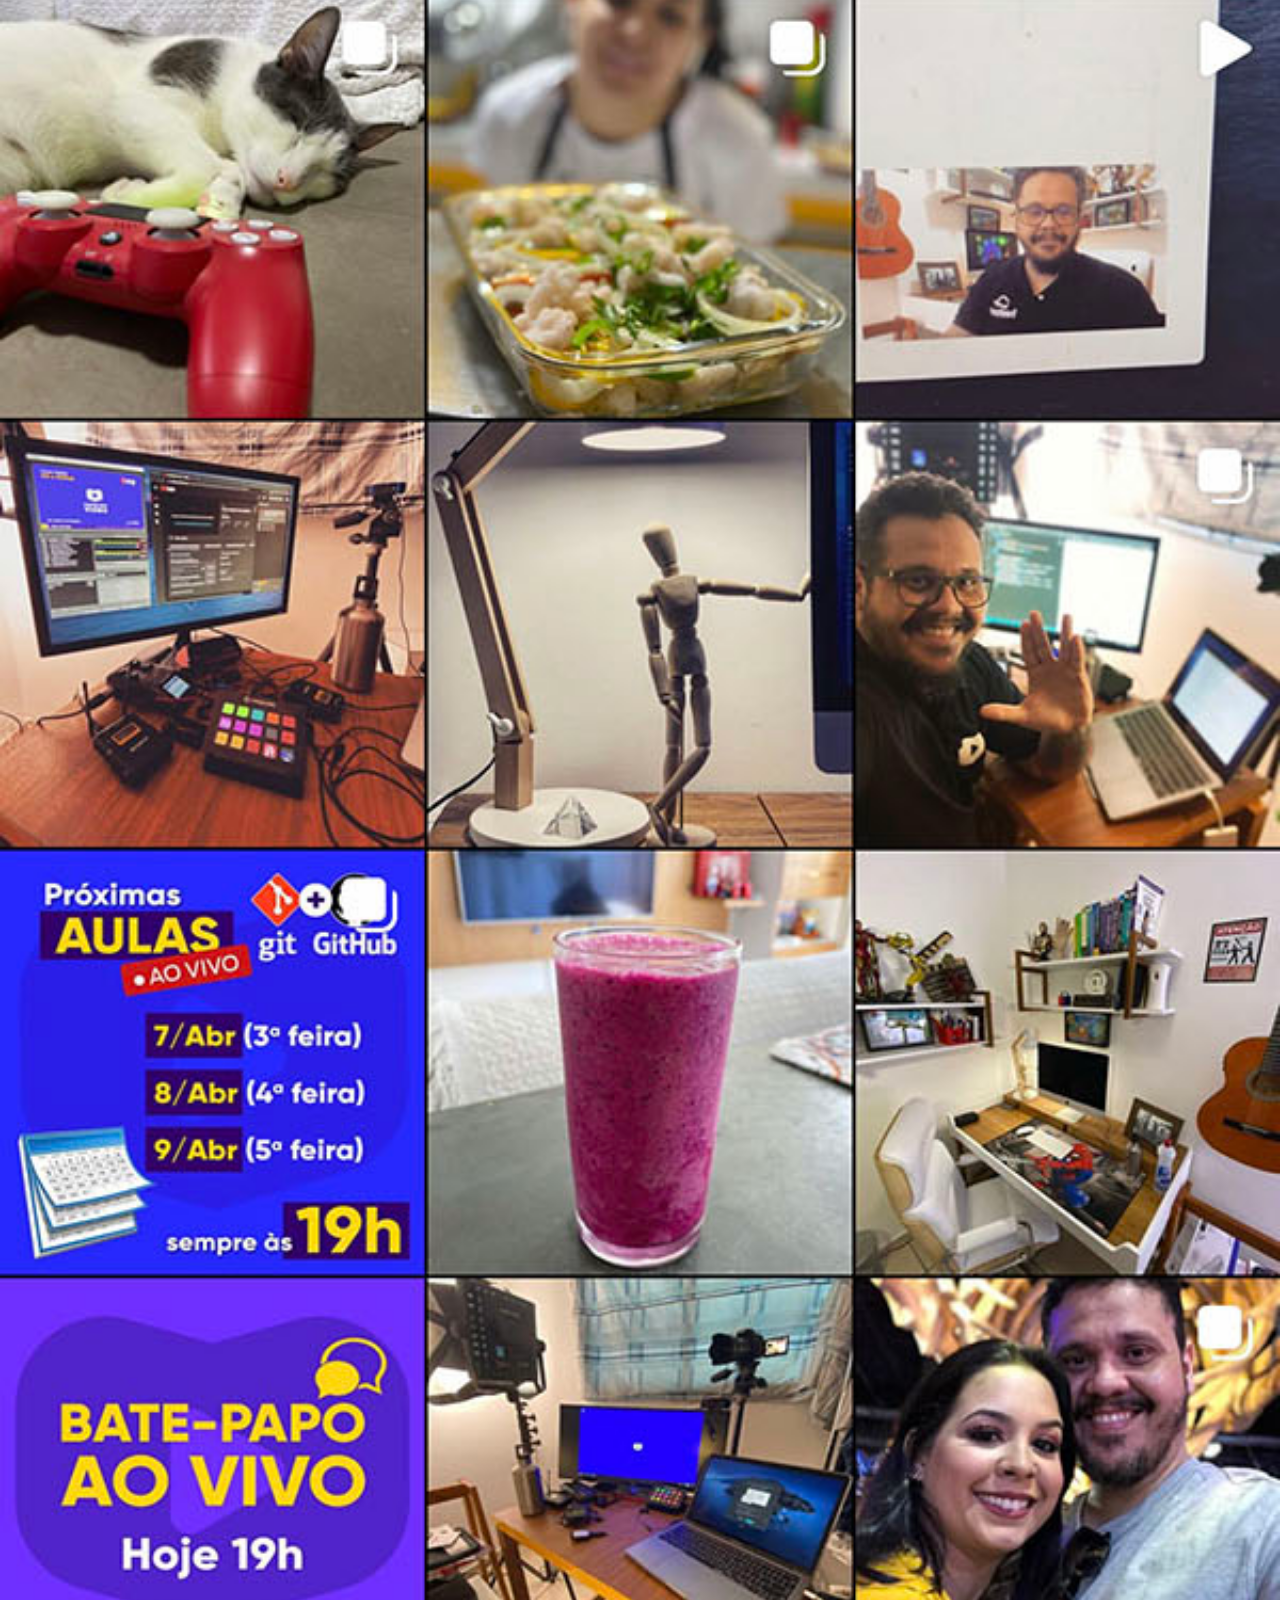
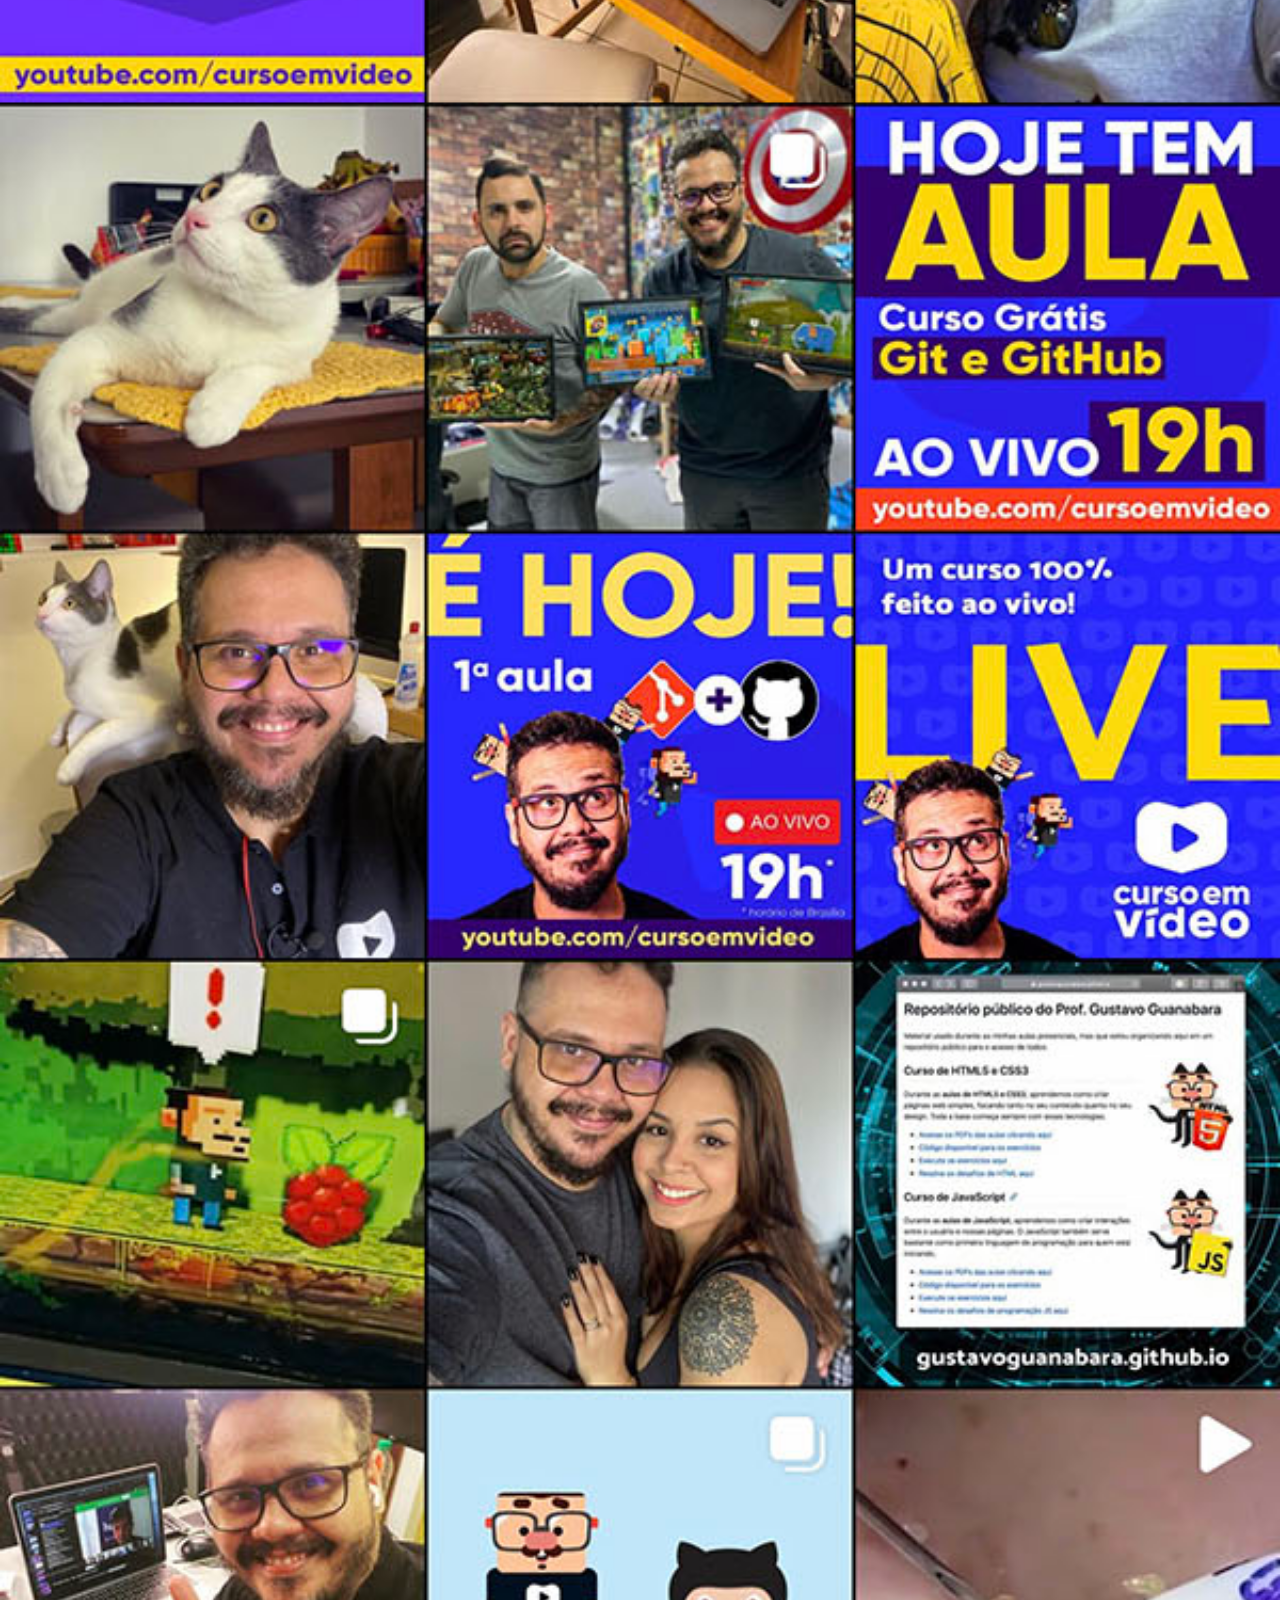
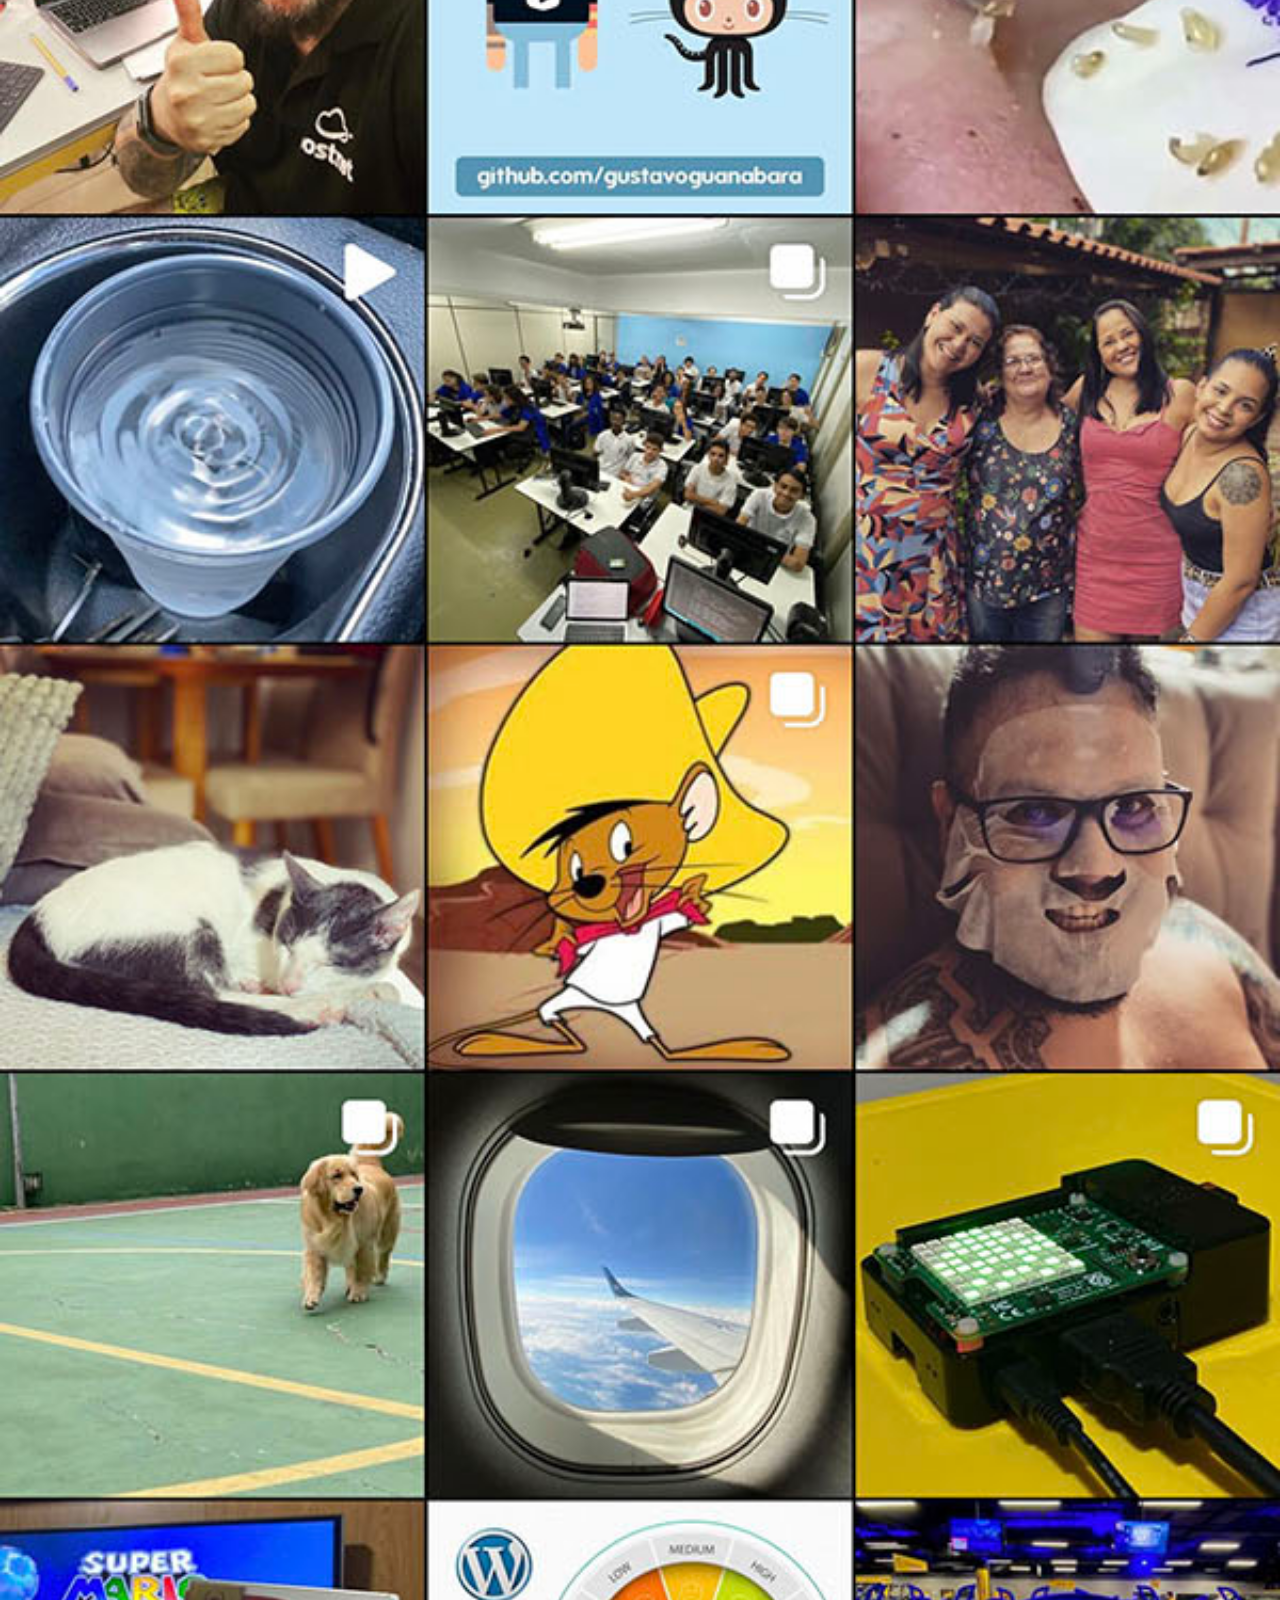
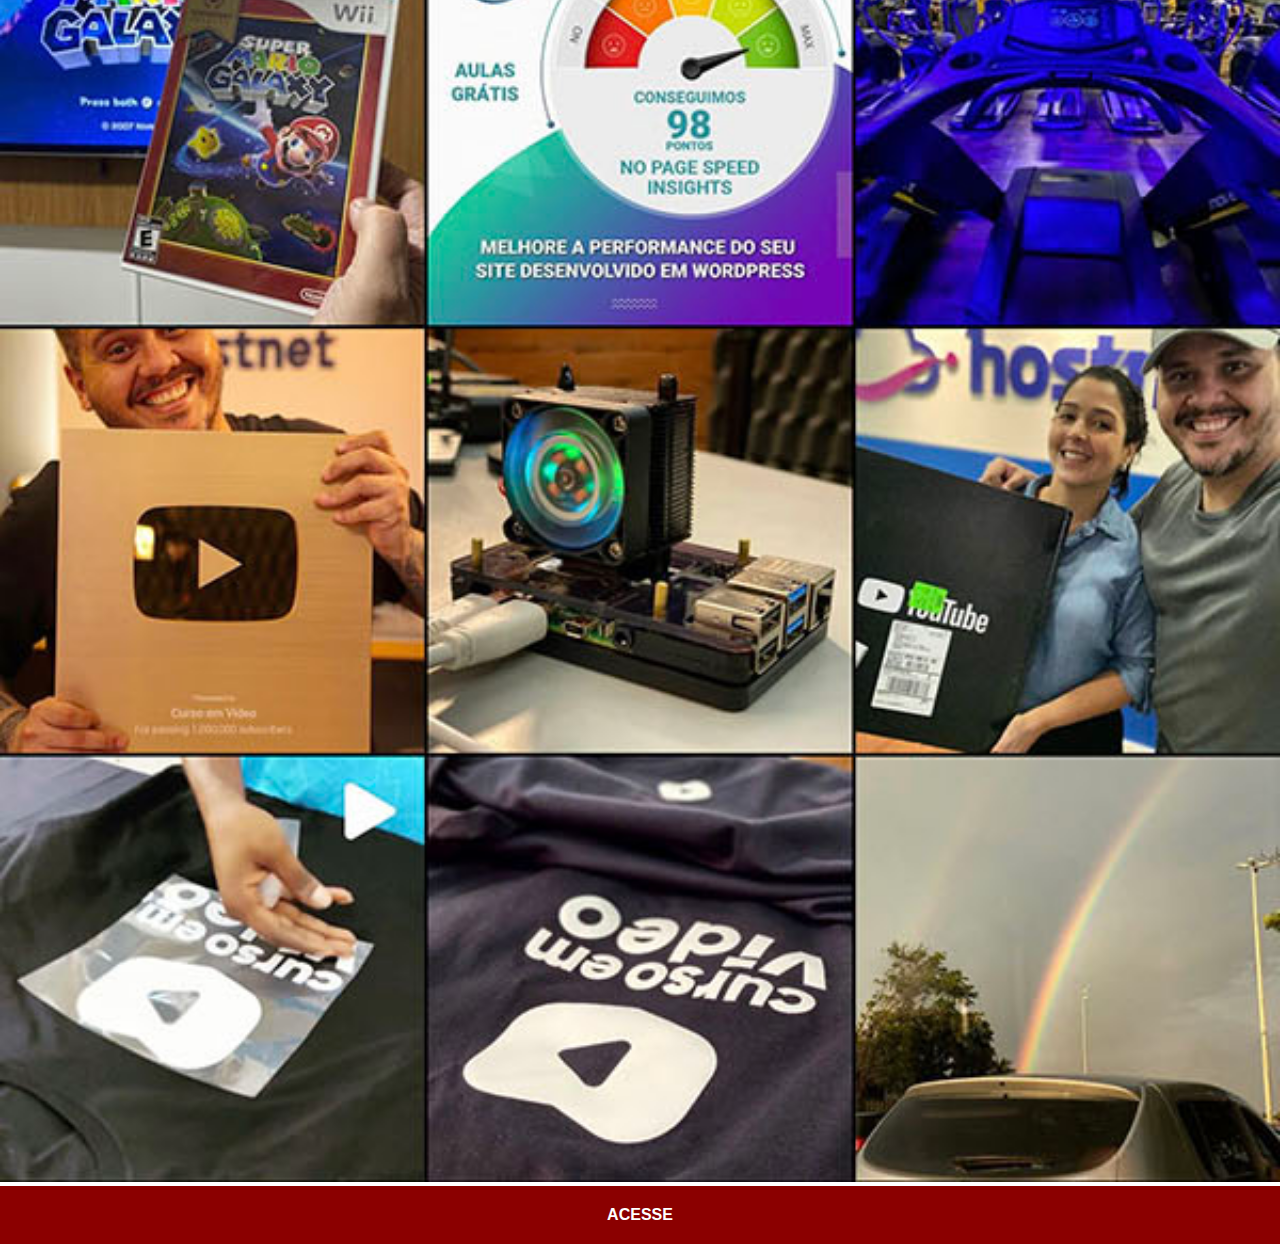
<file: instagram.html>
<!DOCTYPE html>
<html lang="pt-br">
<head>
    <meta charset="UTF-8">
    <meta name="viewport" content="width=device-width, initial-scale=1.0">
    <title>instagram</title>
    <link rel="stylesheet" href="estilo/social.css">

</head>
<body>
  <img src="imagens/tela-instagram.jpg" alt="instagram">
  <a href="https://www.instagram.com/gustavoguanabara/" target="_blank">ACESSE</a>
</body>
</html>
</file>
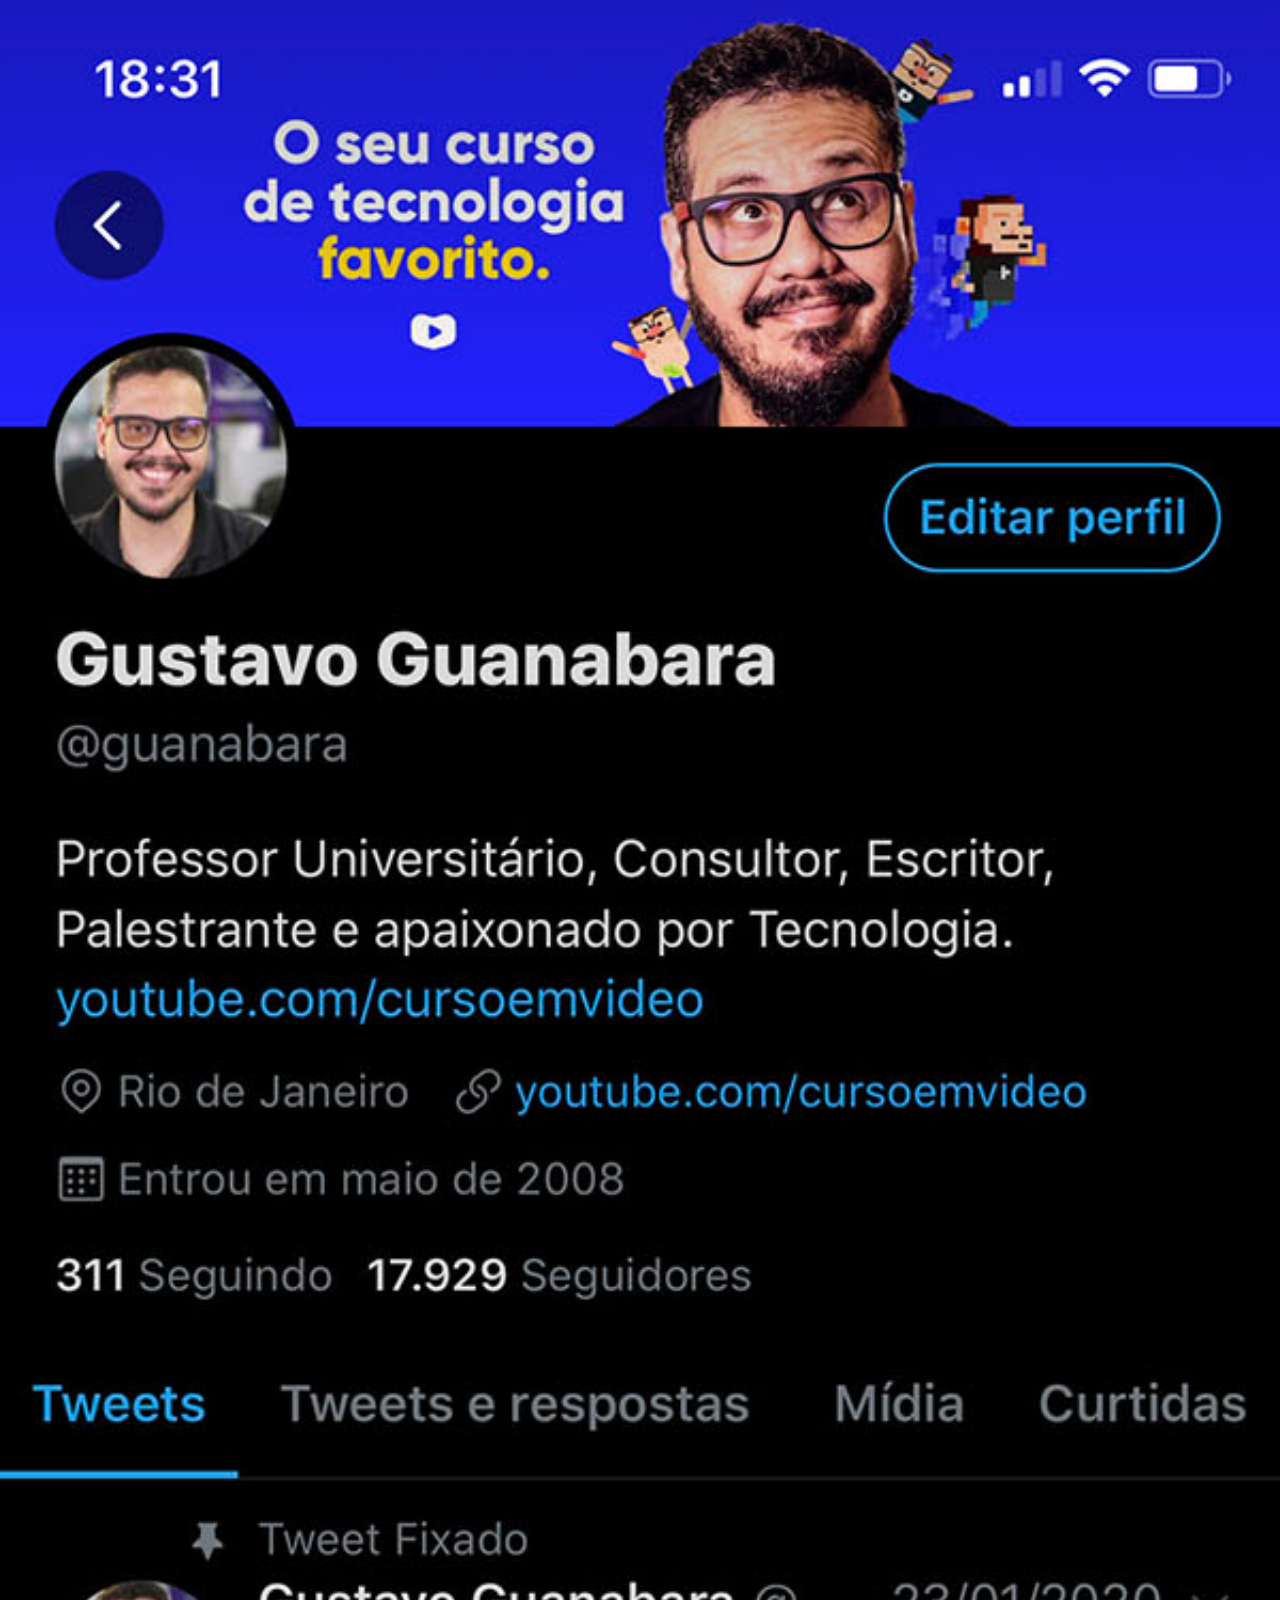
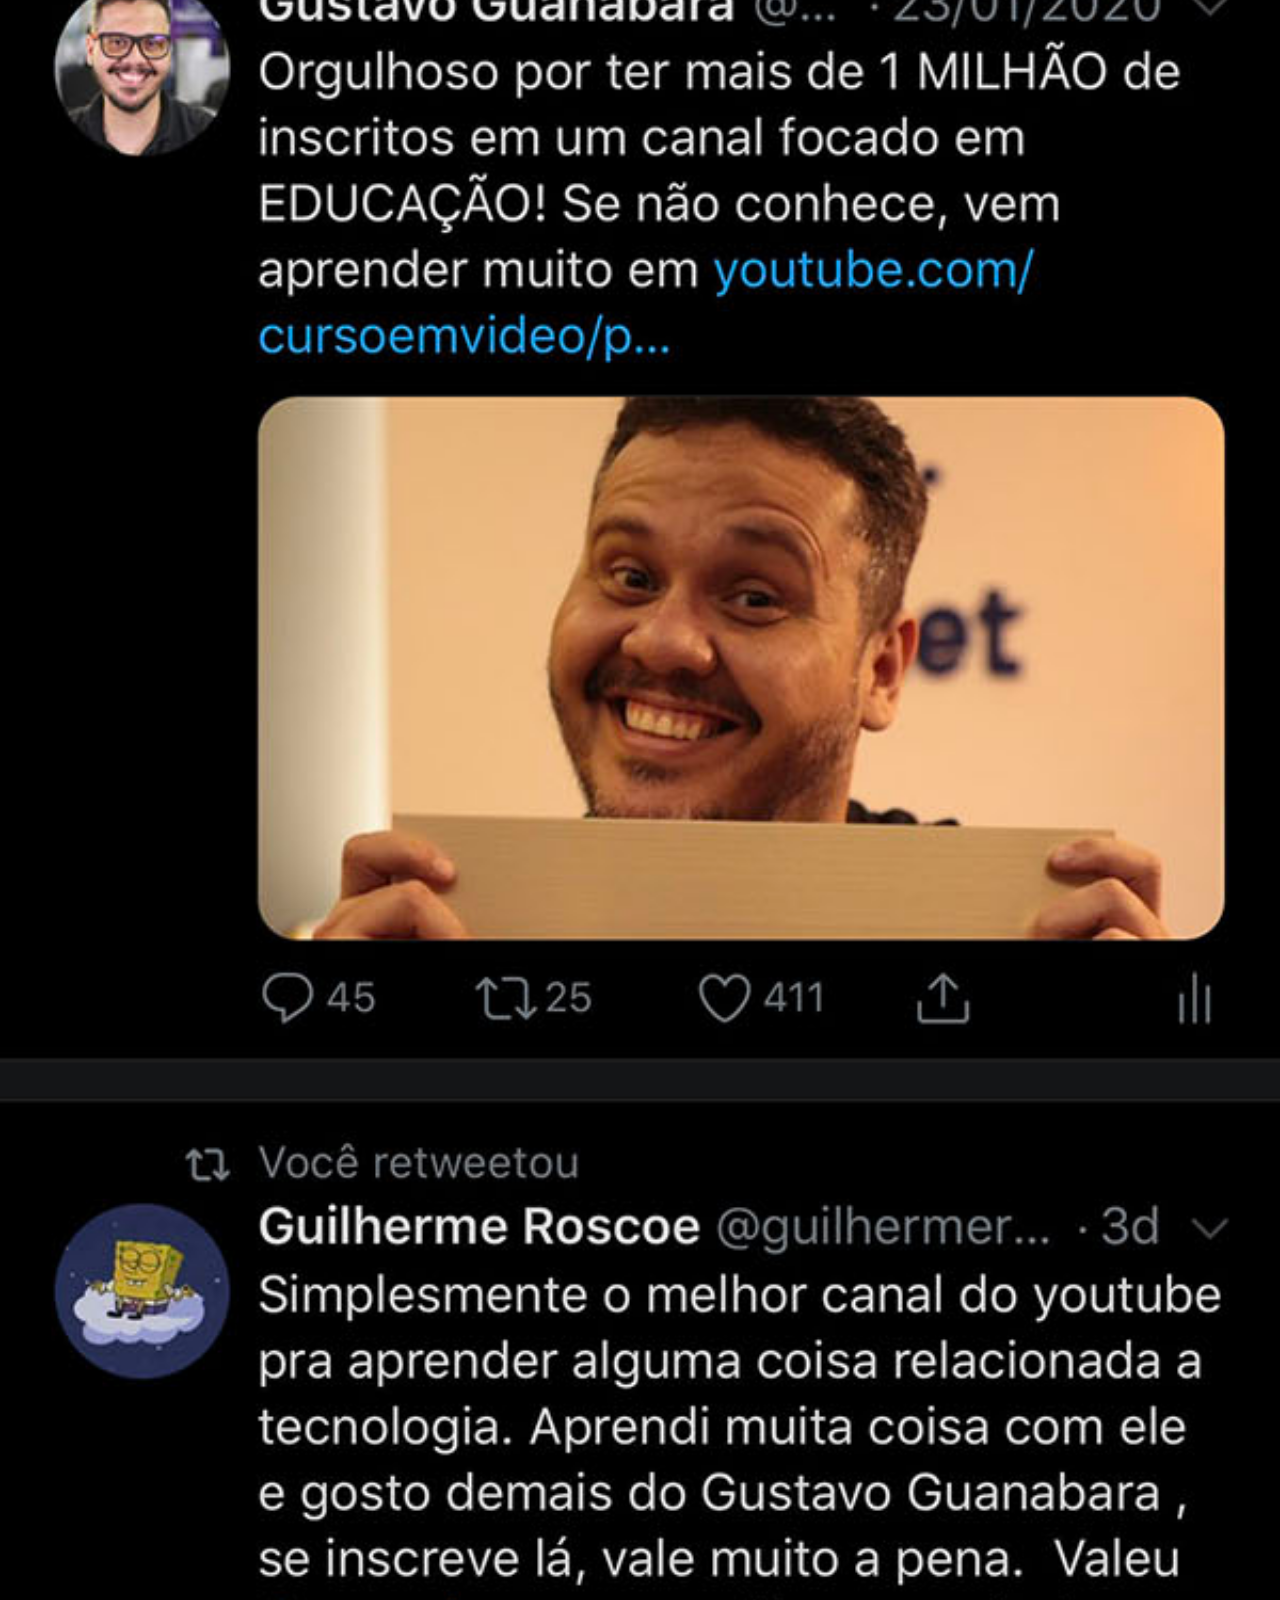
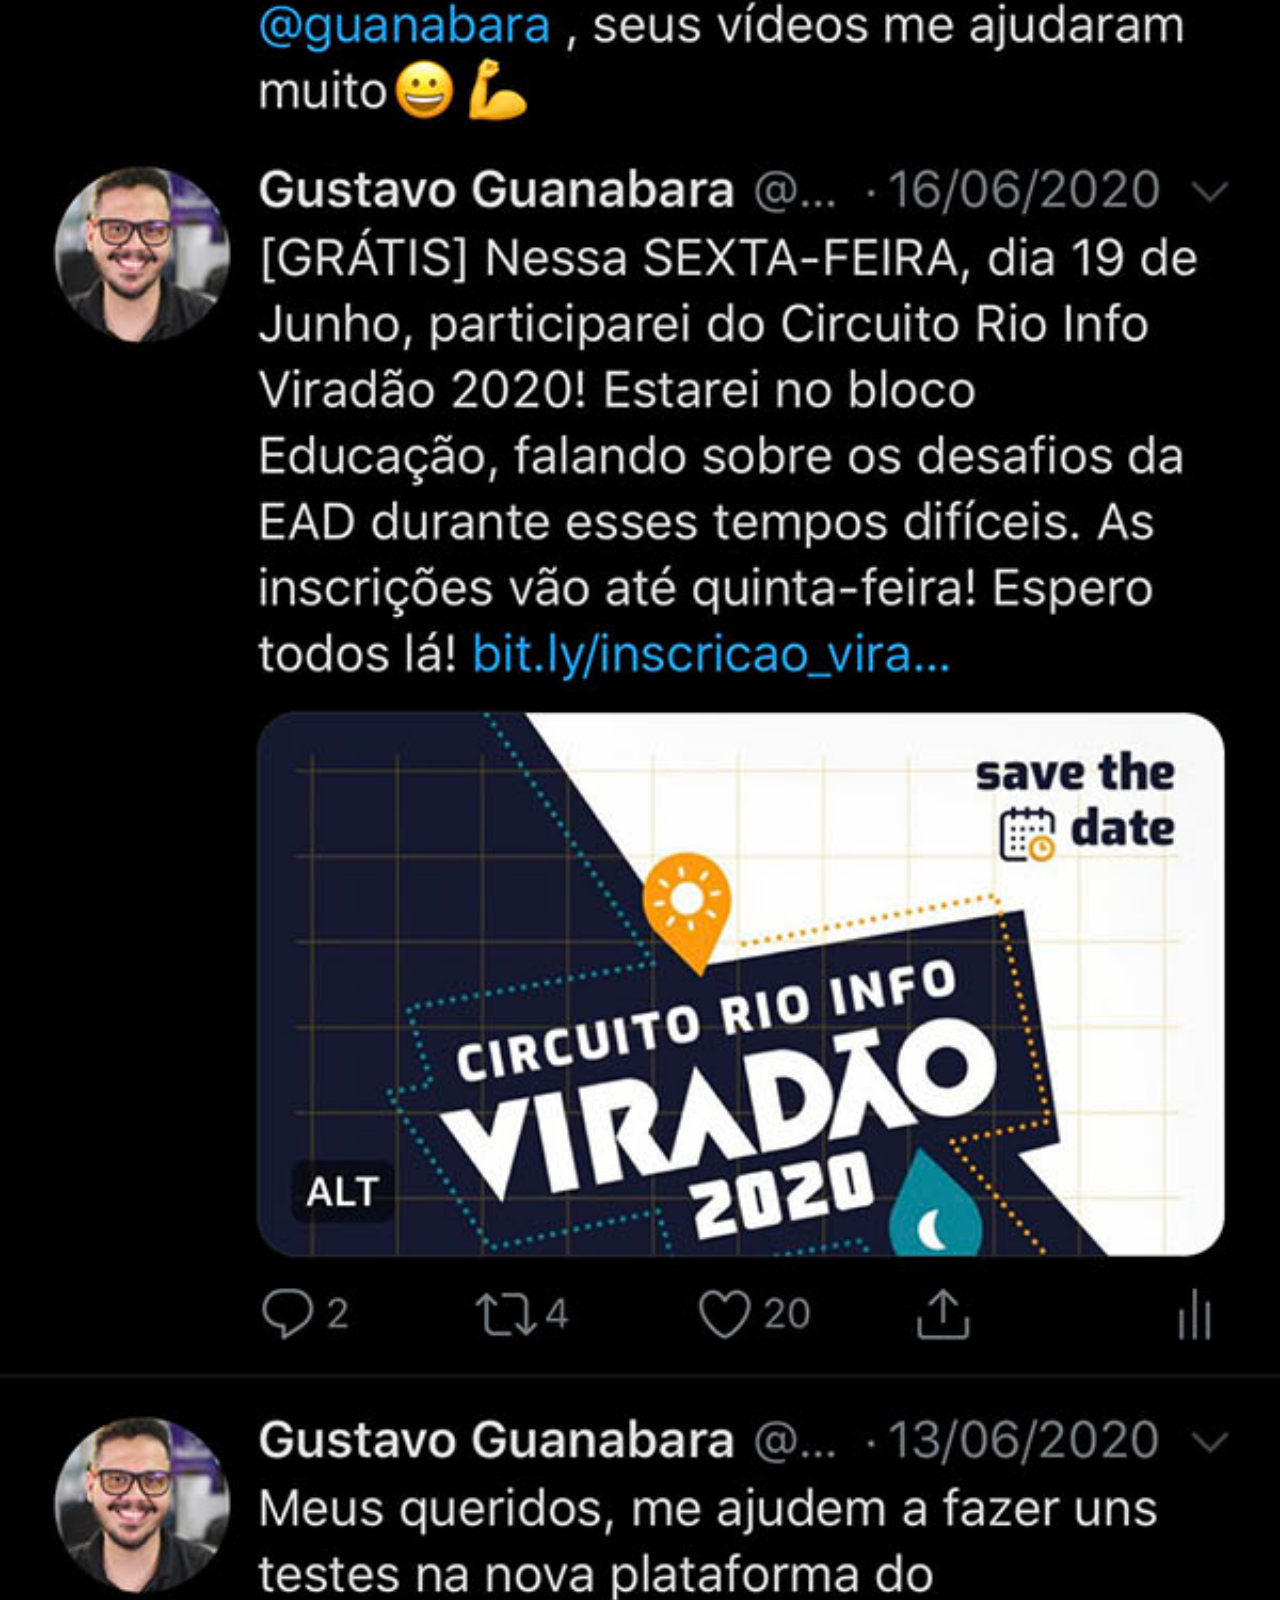
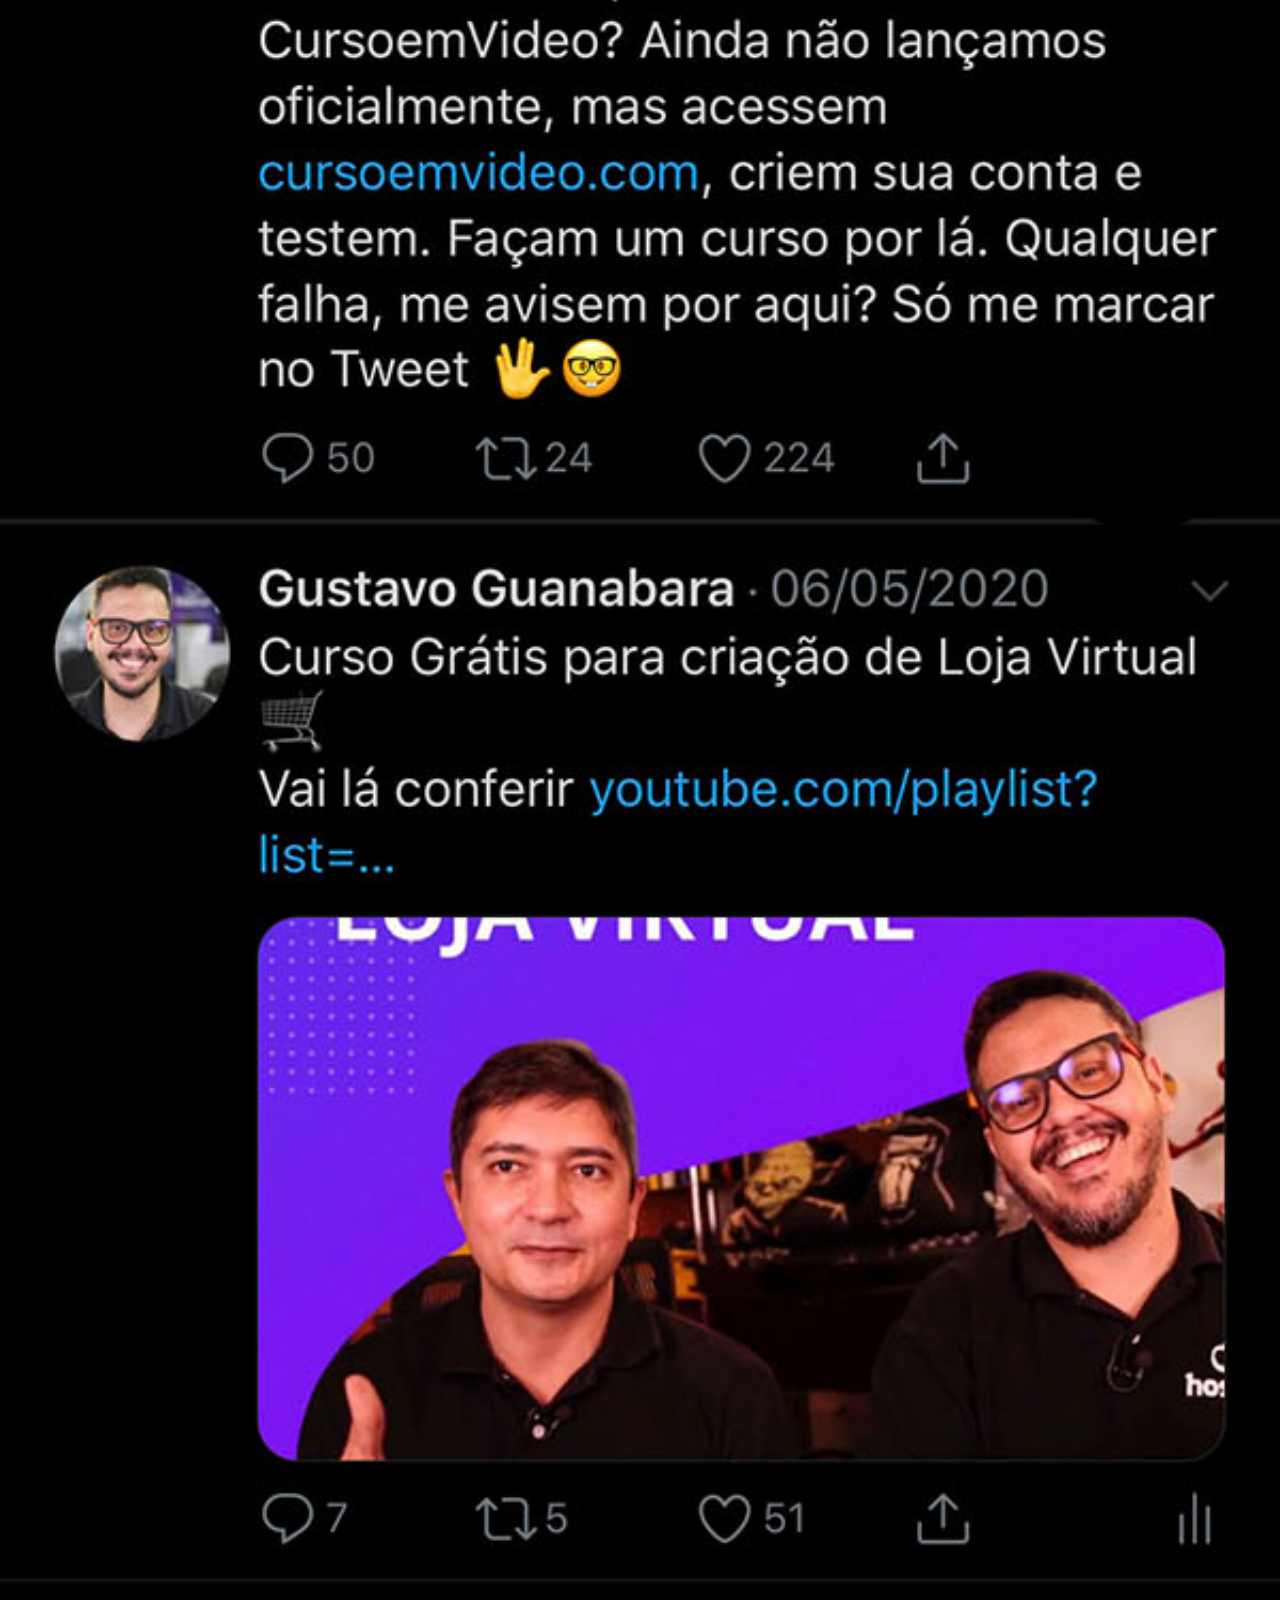
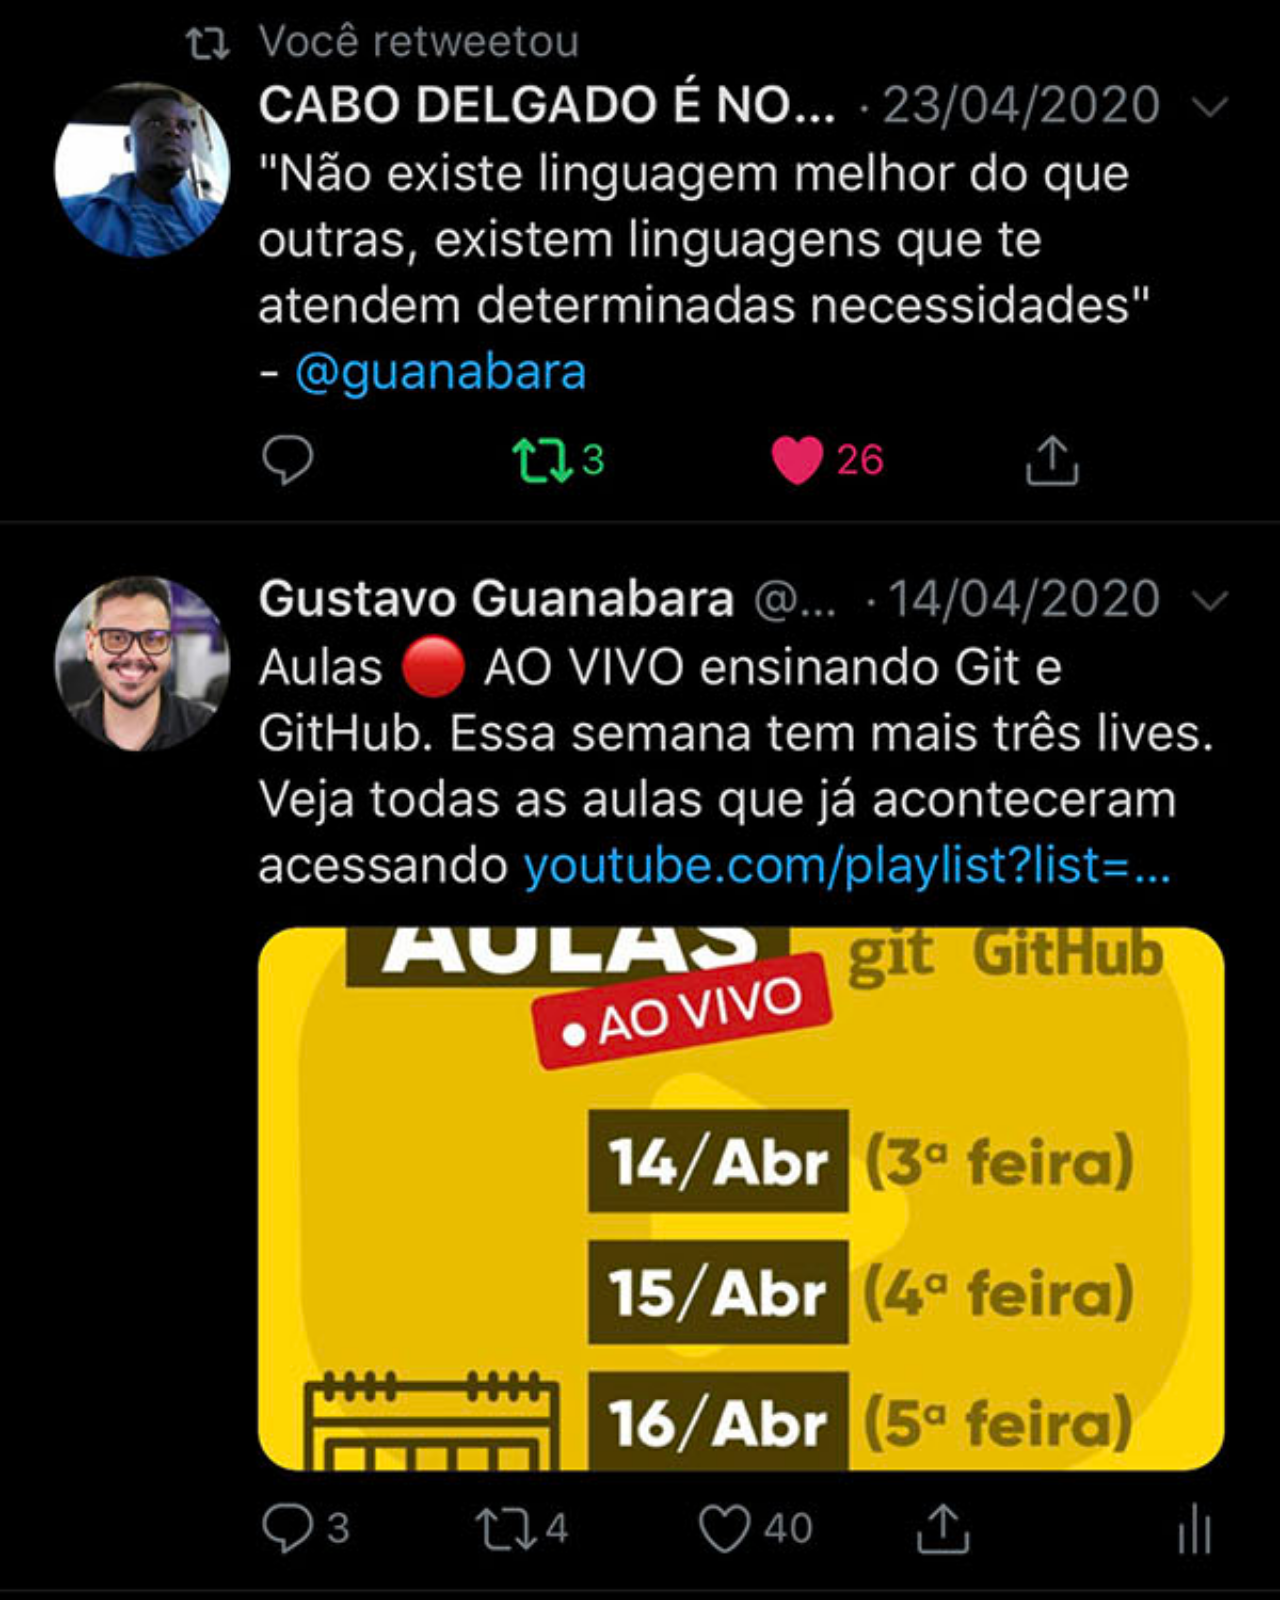
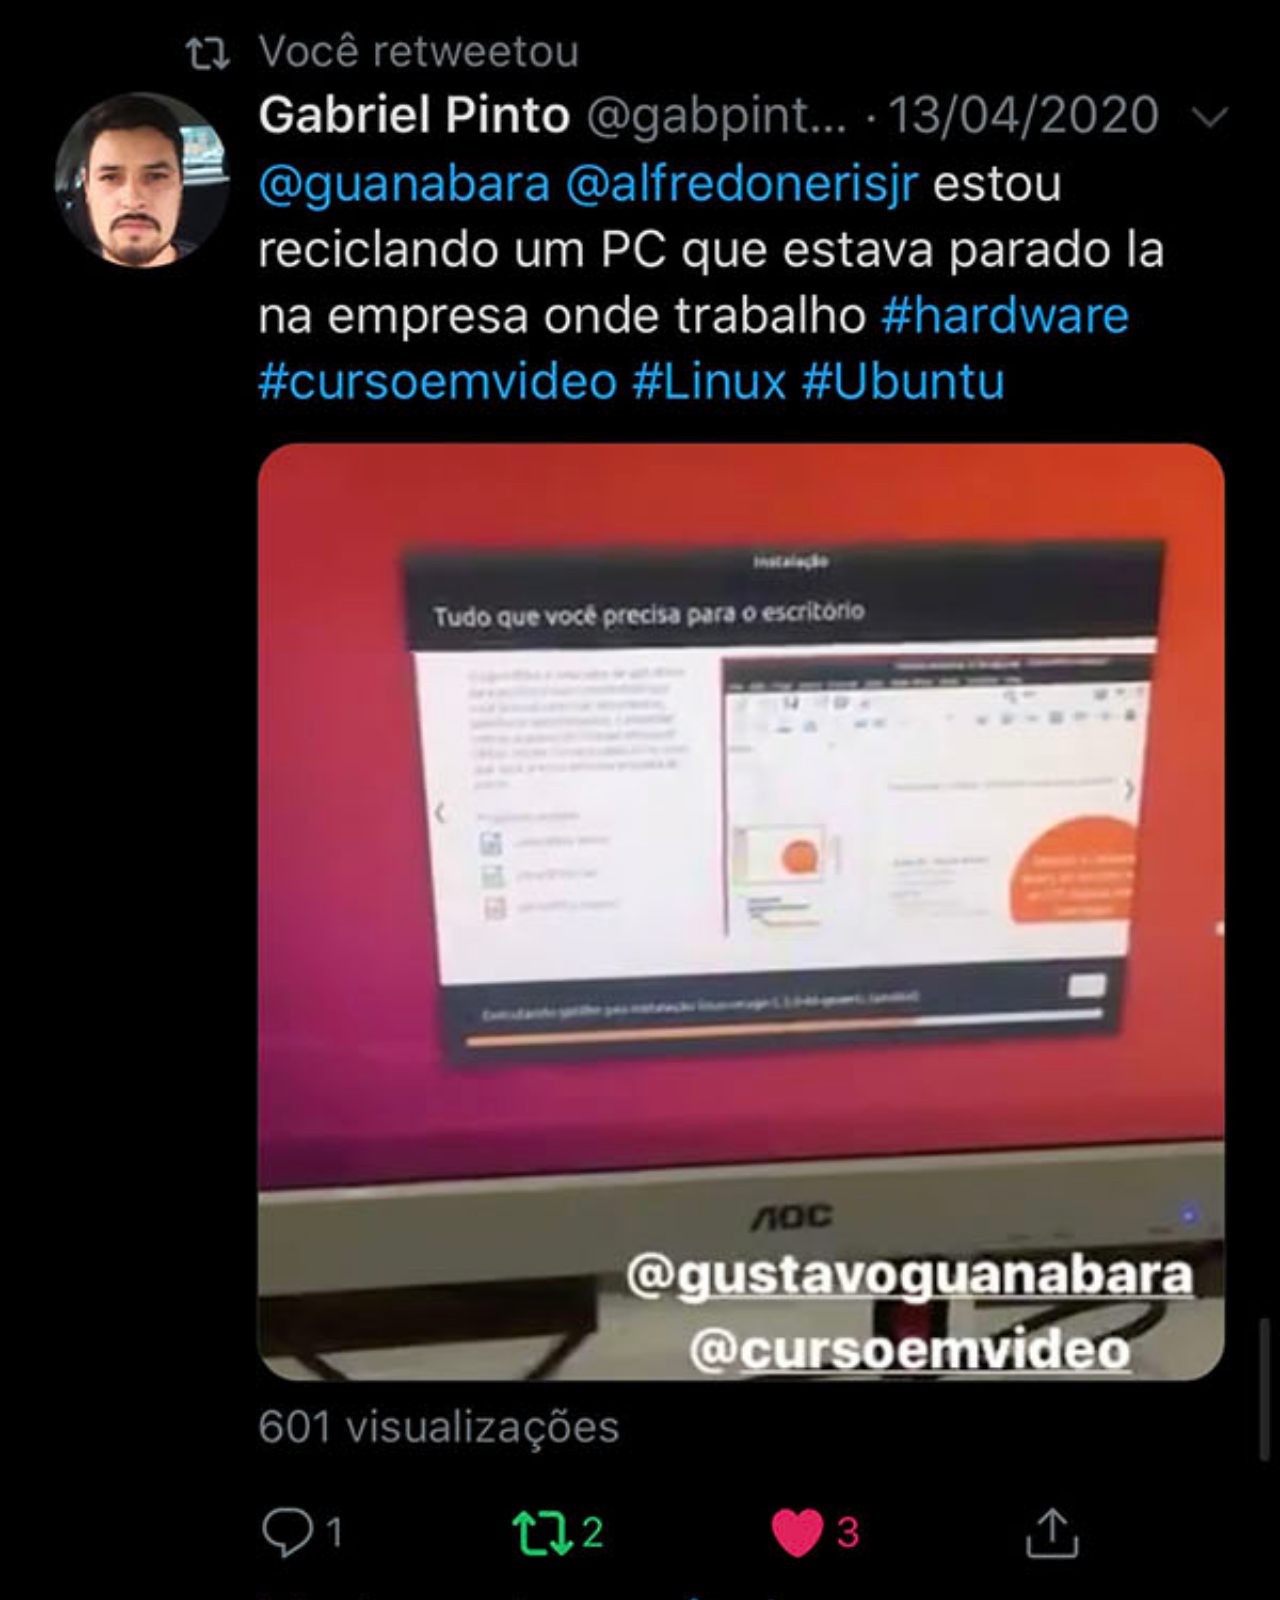
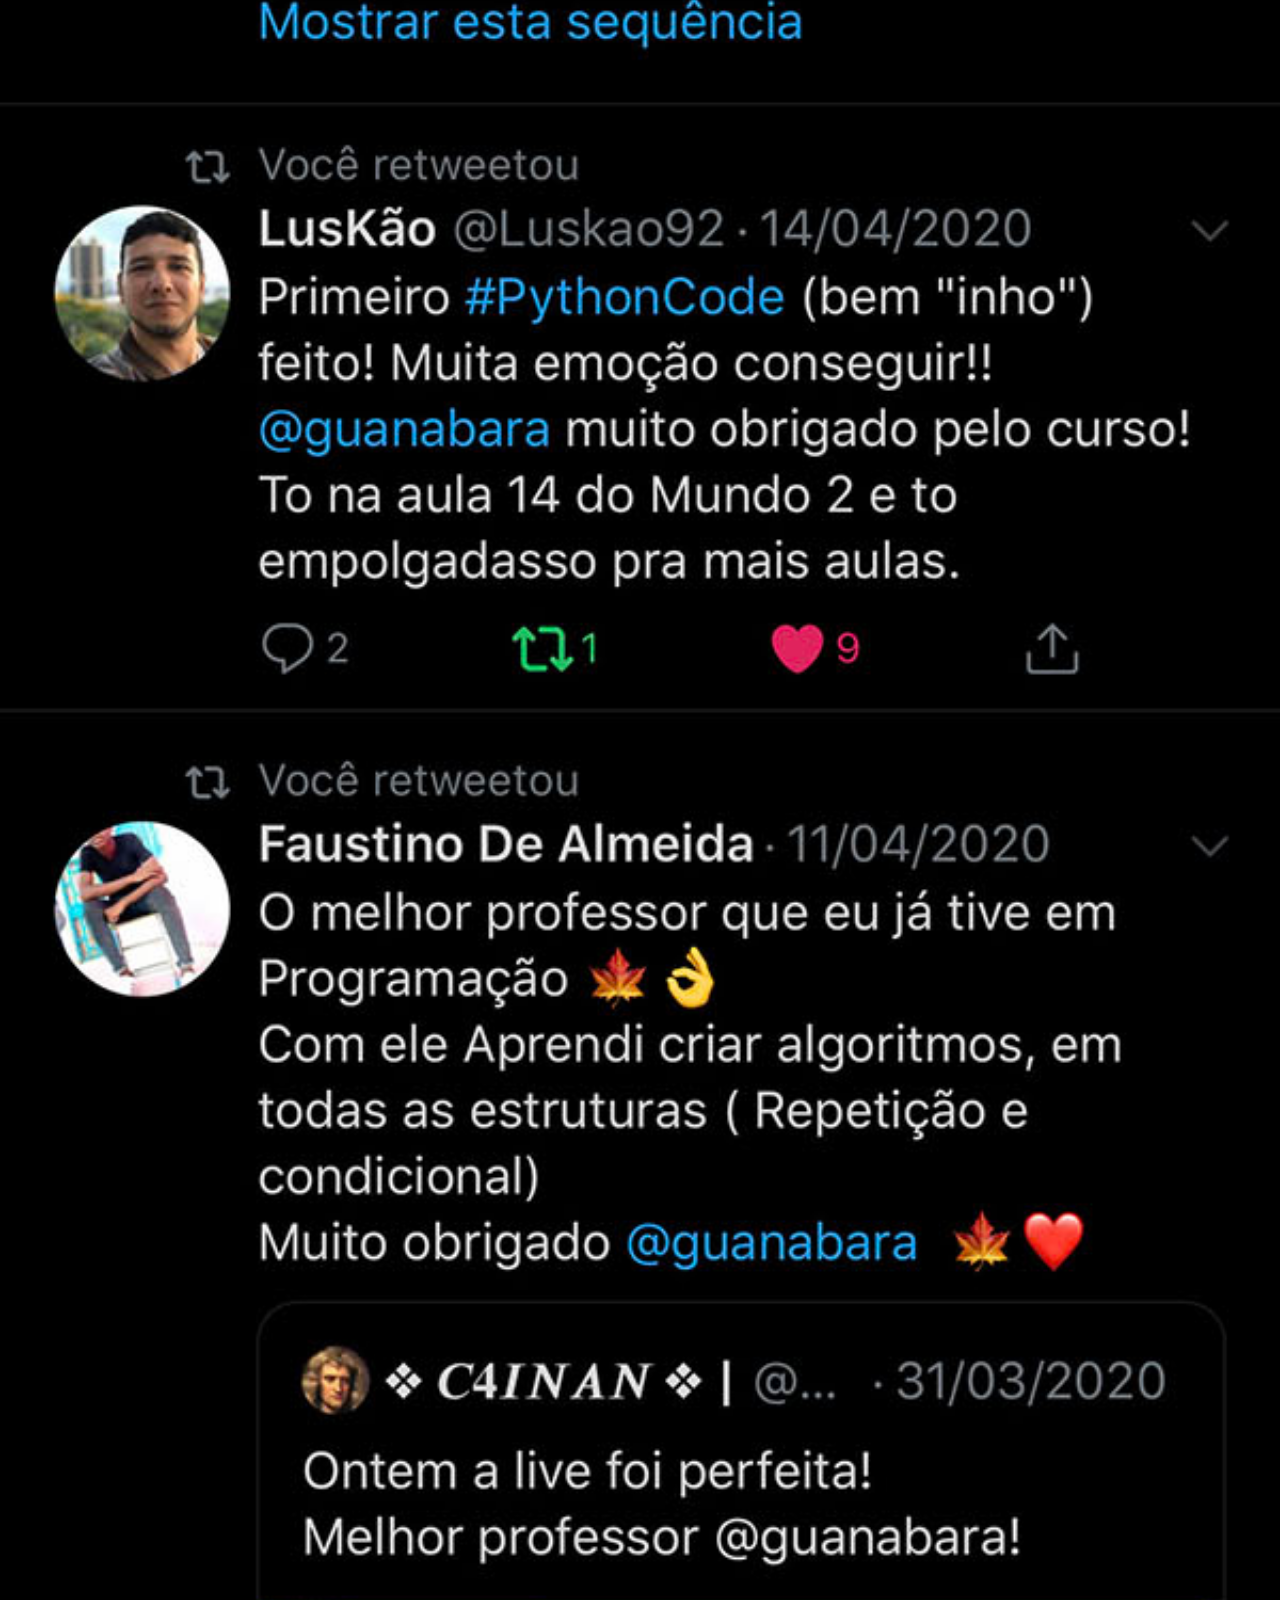
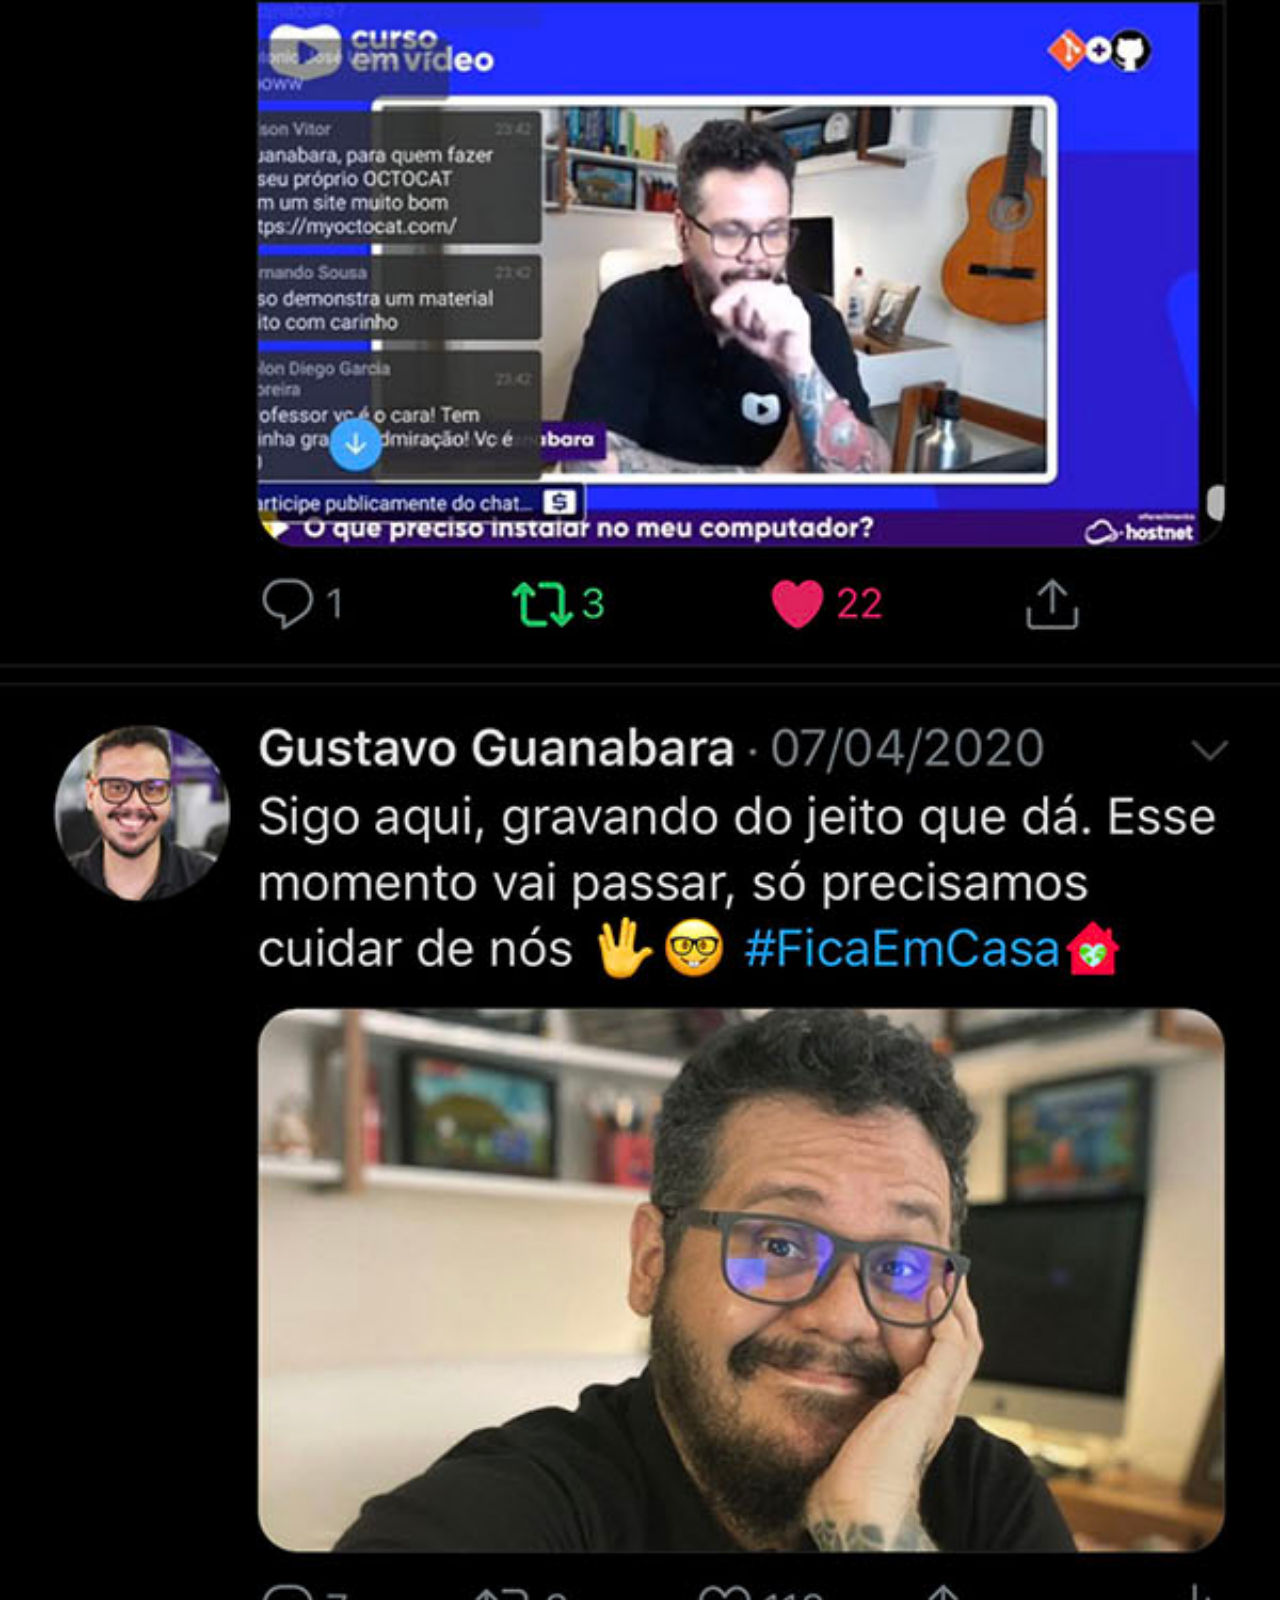
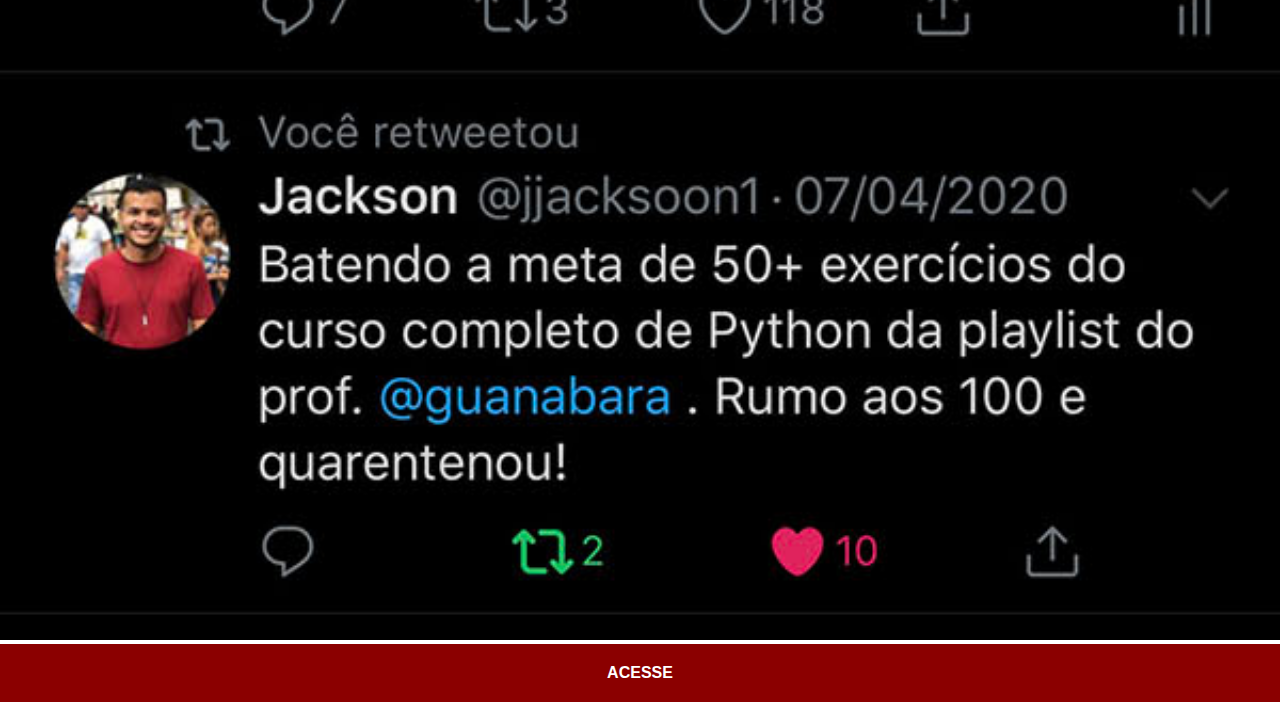
<file: twitter.html>
<!DOCTYPE html>
<html lang="pt-br">
<head>
    <meta charset="UTF-8">
    <meta name="viewport" content="width=device-width, initial-scale=1.0">
    <title>twitter</title>
    <link rel="stylesheet" href="estilo/social.css">

</head>
<body>
  <img src="imagens/tela-twitter.jpg" alt="twitter">
  <a href="https://x.com/guanabara" target="_blank">ACESSE</a>
</body>
</html>
</file>
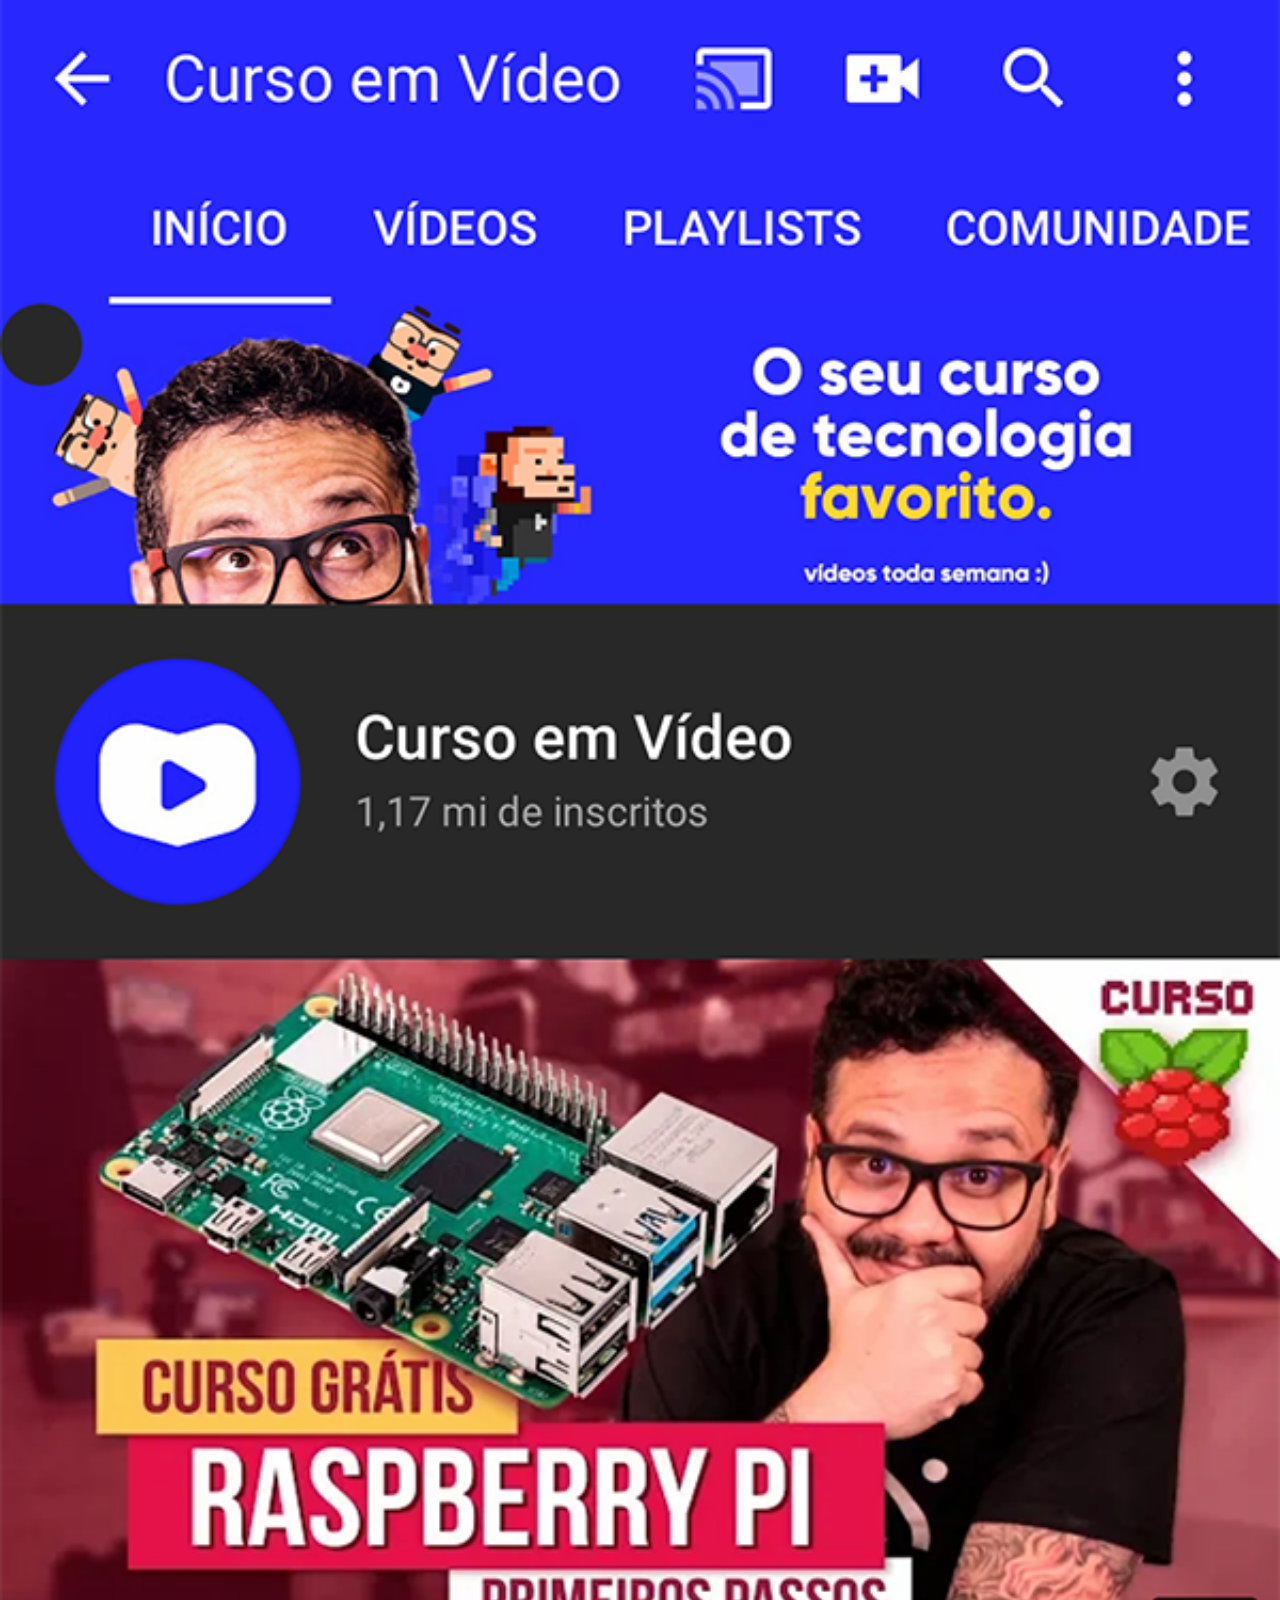
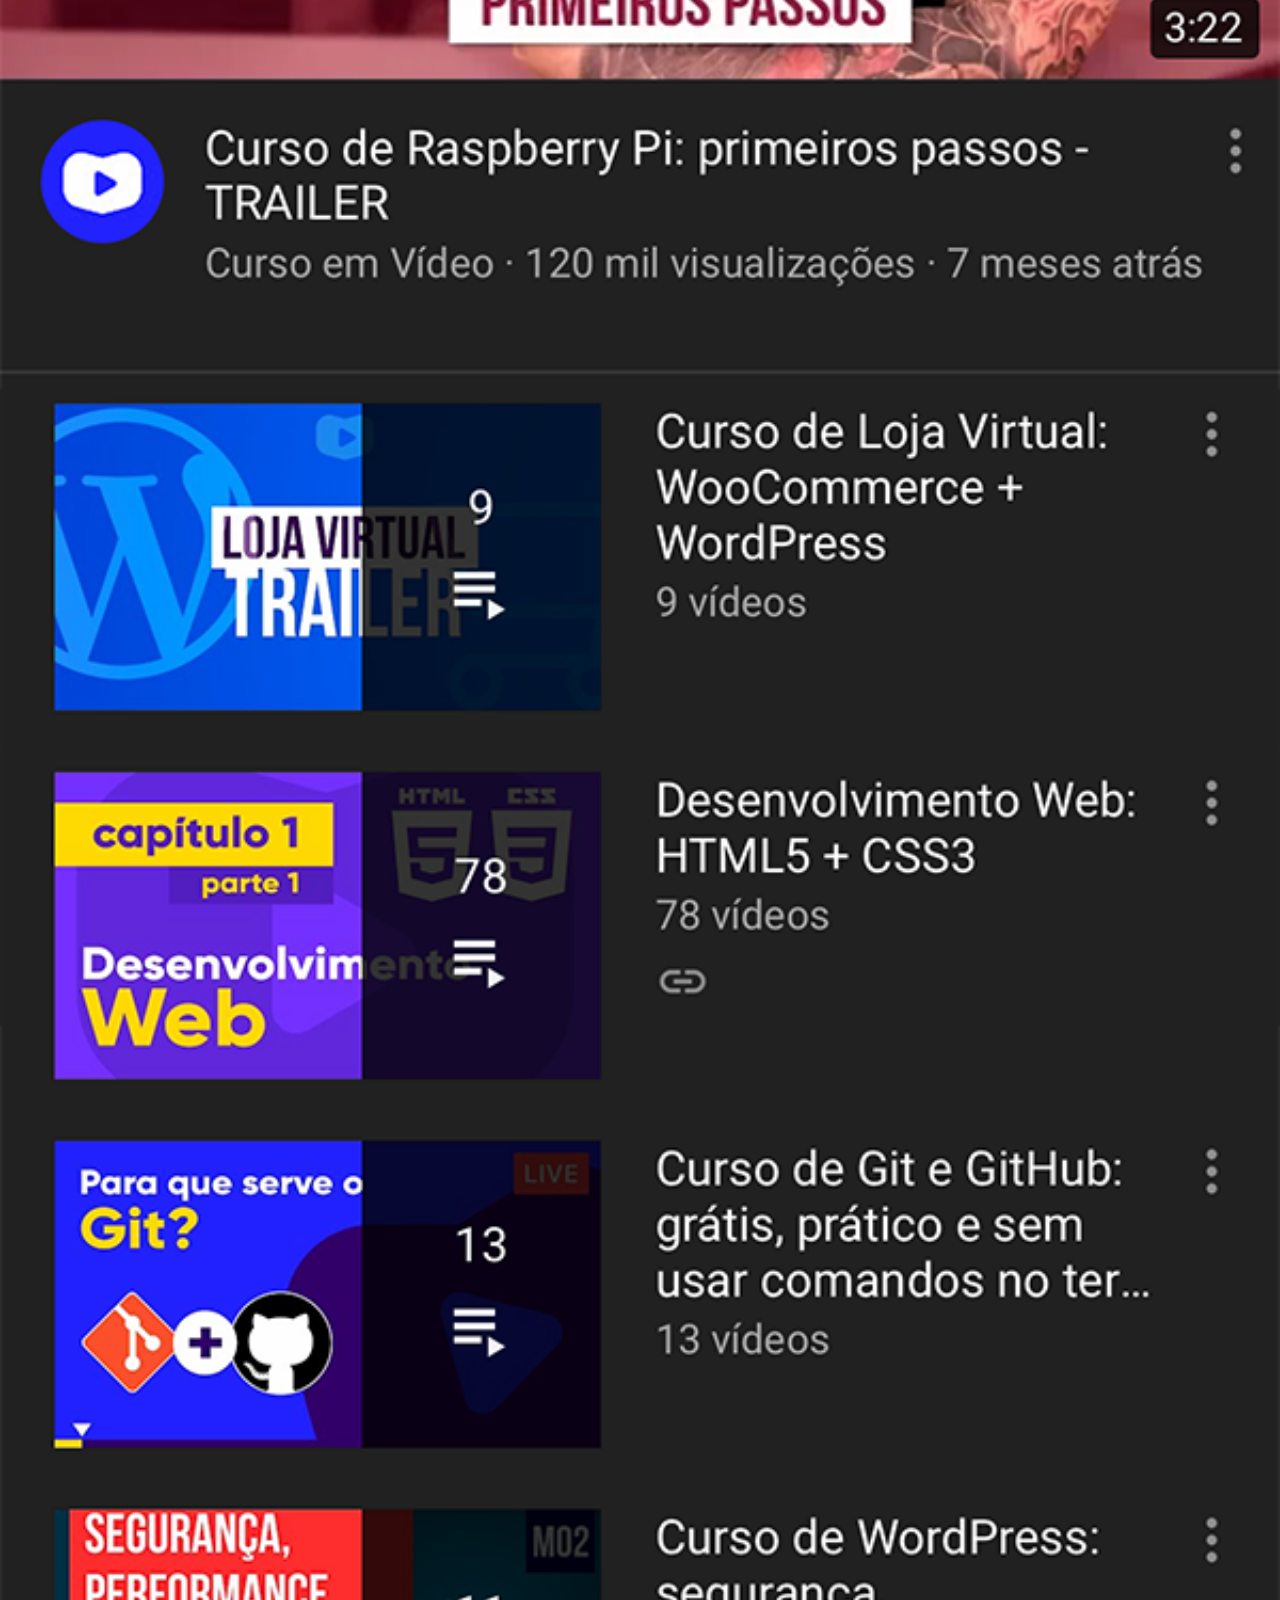
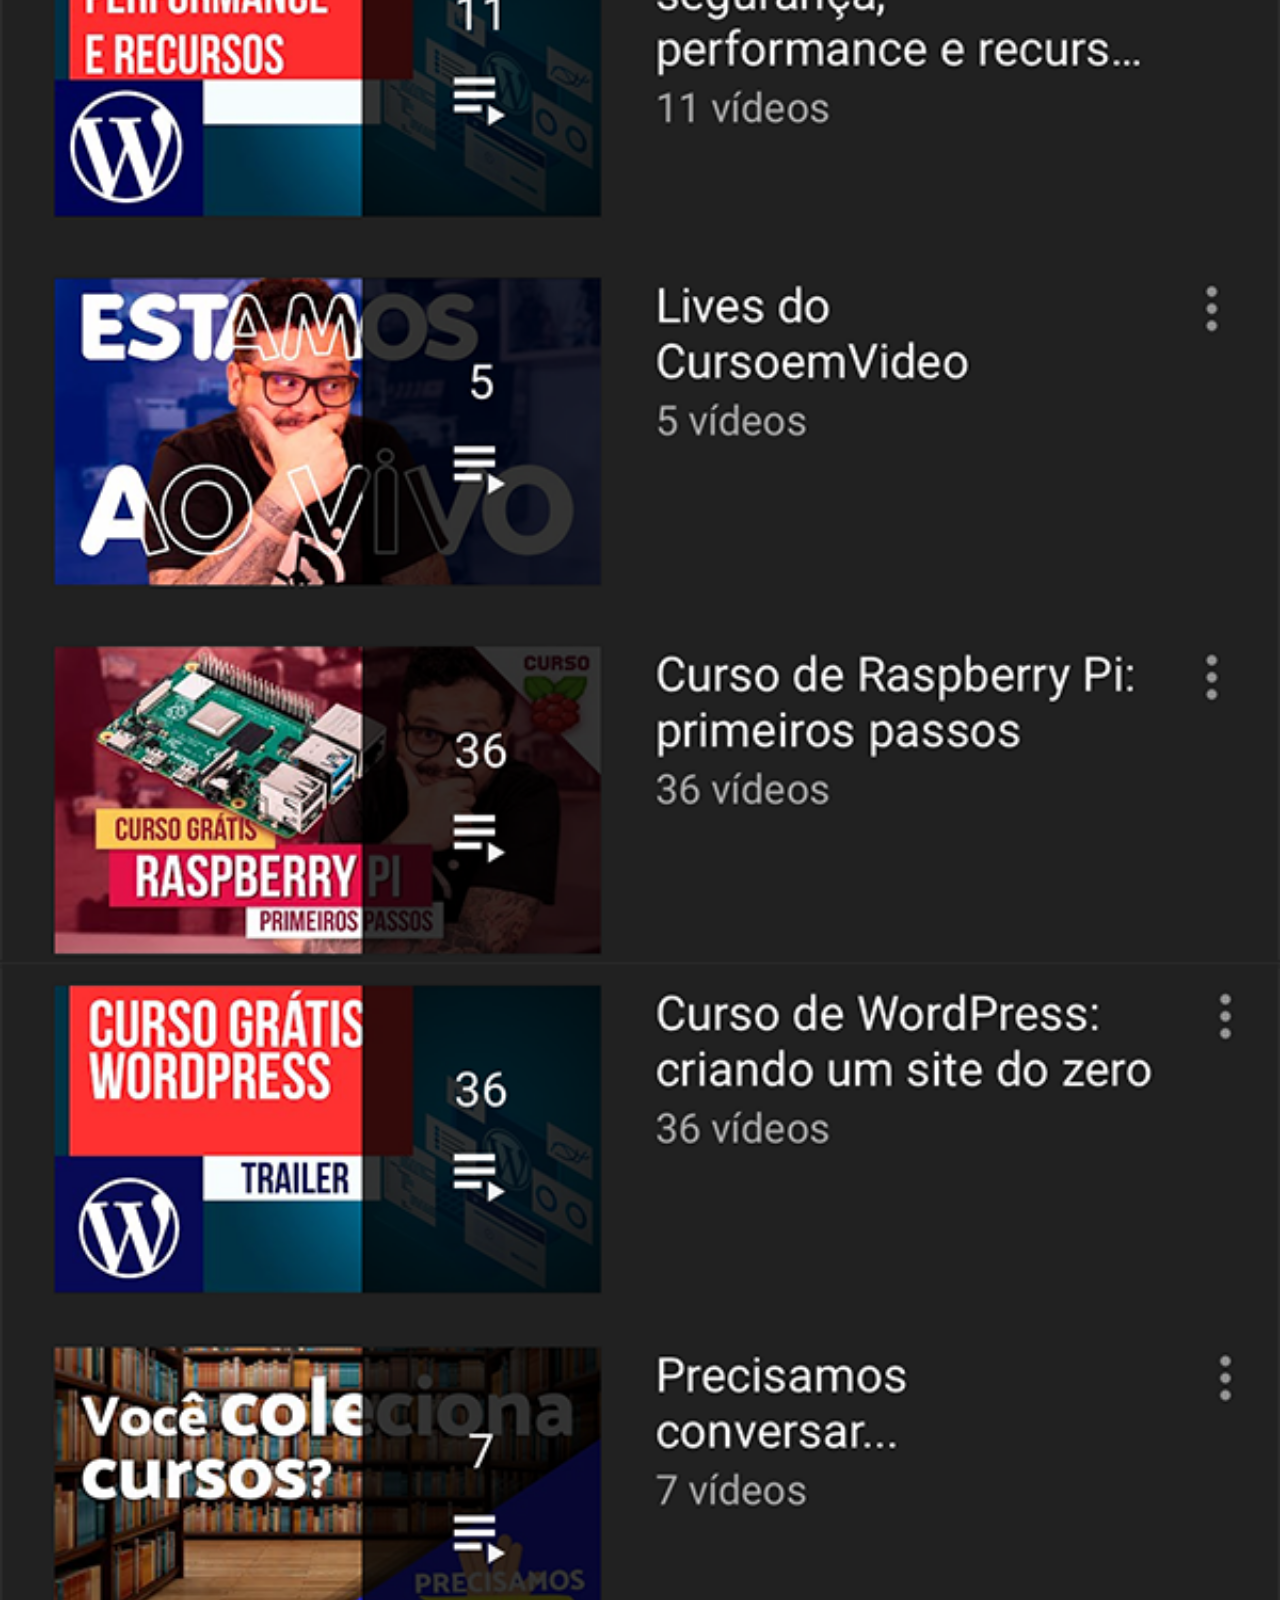
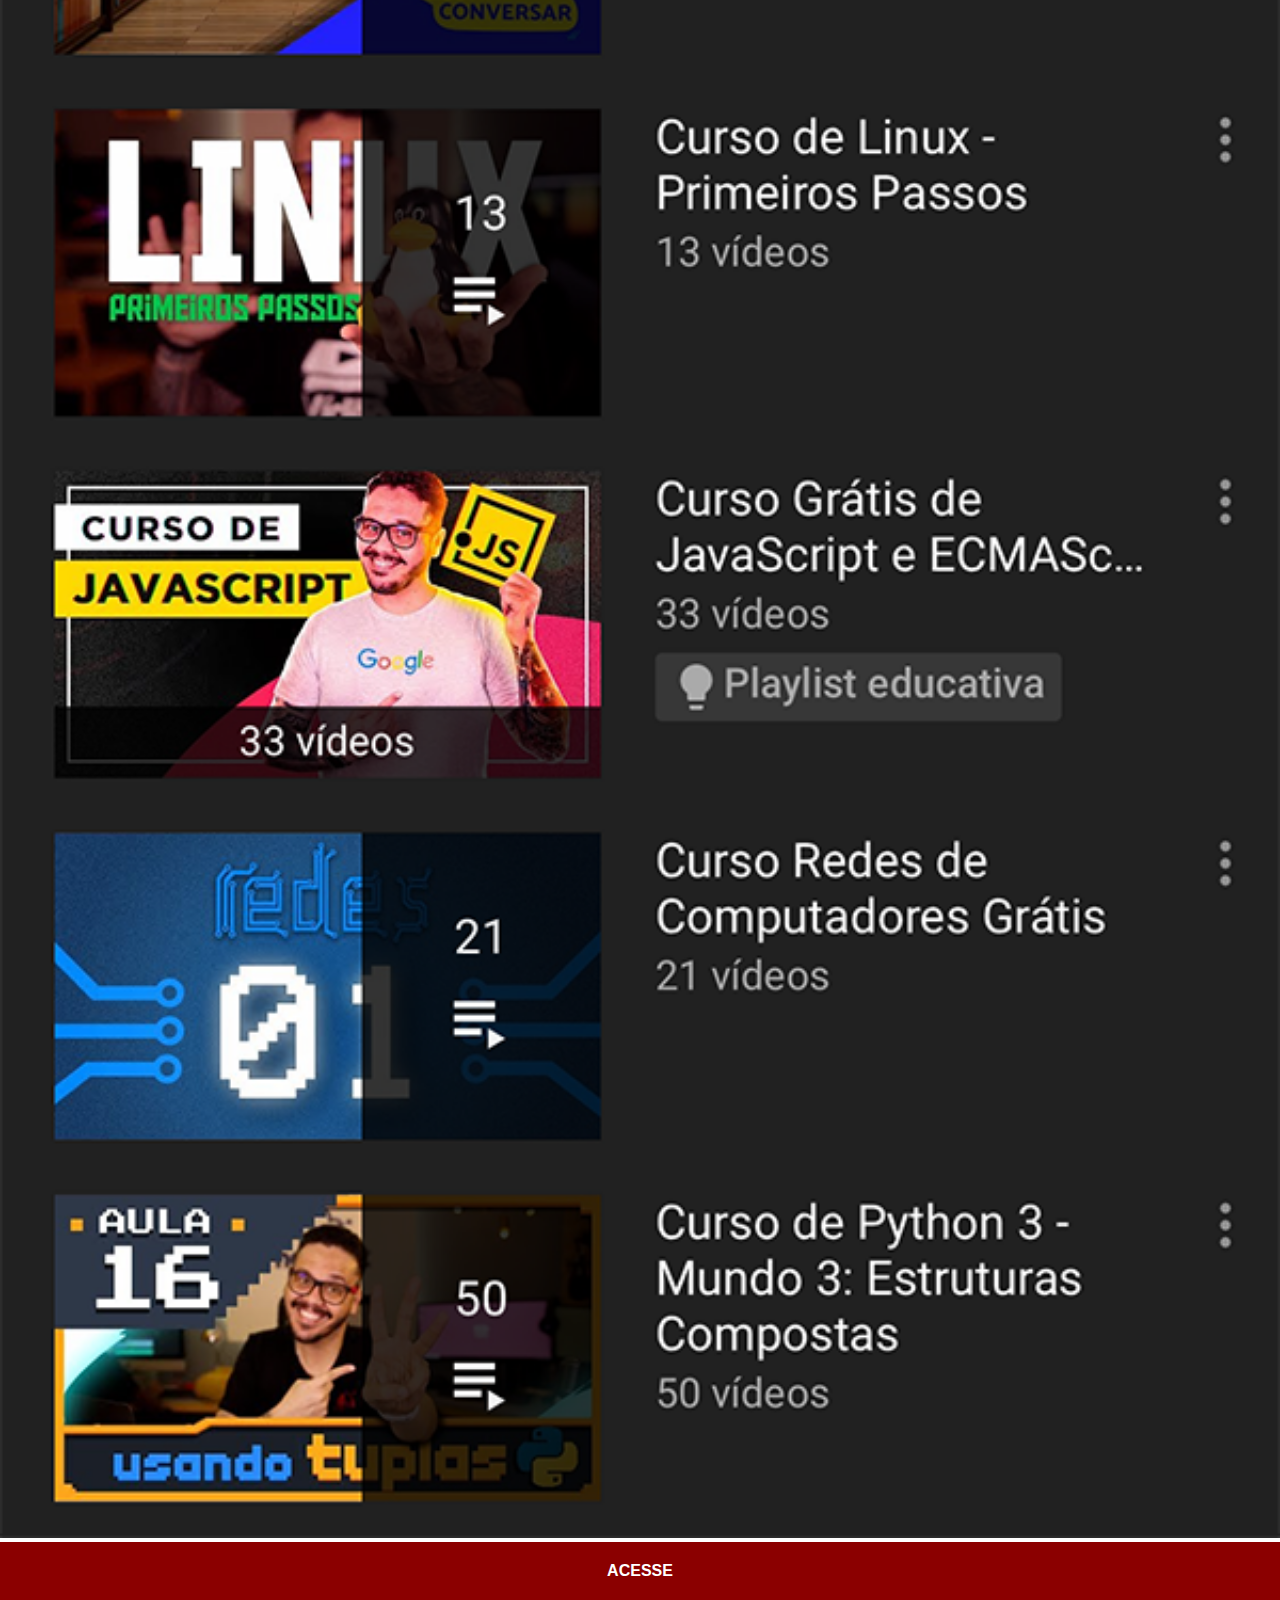
<file: youtube.html>
<!DOCTYPE html>
<html lang="pt-br">
<head>
    <meta charset="UTF-8">
    <meta name="viewport" content="width=device-width, initial-scale=1.0">
    <title>youtube</title>
    <link rel="stylesheet" href="estilo/social.css">

</head>
<body>
  <img src="imagens/tela-youtube.png" alt="youtube">
  <a href="https://www.youtube.com/c/CursoemV%C3%ADdeo/playlists" target="_blank">ACESSE</a>
</body>
</html>
</file>
<file: estilo/style.css>
@charset "UTF-8";

*{
  margin: 0px;
  padding: 0px;
}

html, body{
  height: 100vh;
  width: 100vw;
  background-color: black;
}

body{
  background: url('../imagens/fundo-madeira.jpg') no-repeat top center;
  background-size: cover;
  background-attachment: fixed;

}

main{
  position: relative;
  height: 100vh;
  }

section#telefone{
  position: absolute;
  top: 50%;
  left: 50%;
  transform: translate(-50%, -50%);

  height: 627px;
  width: 311px;
 
  background:url('../imagens/frame-iphone.png') no-repeat;
}

iframe#tela{
 position: relative;
 left: 22px;
 top: 80px; 
 height: 470px;
 width: 268px;

}

section#rede-social{
  text-align: right;
 padding-top: 100px;
 margin-right: 10px;
}

section#rede-social img {
 width: 50px; 
 margin: 10px;
 border-radius: 50%;
 box-shadow: 2px 2px 7px rgba(0, 0, 0, 0.600);
 box-sizing: border-box;
}

section#rede-social img:hover{
 border: 2px solid rgba(245, 237, 237, 0.322);
 transform: translate(-3px, -3px);
 box-shadow: 5px 5px 10px black;
 transition: transform 0.5s, border 1s;
}
</file>
<file: estilo/social.css>
@charset "UTF-8";
*{
    margin: 0px;
    padding: 0px;
    font-family: Arial, Helvetica, sans-serif;
}

::-webkit-scrollbar{
    width: 0px;
    height: 0px;
}

img{
  width: 100vw;  
}

a{
   display: block;
   background-color: darkred;
   color: white;
   padding: 20px;
   text-align: center;
   font-weight: bolder;
   text-decoration: none;
}

a:hover{
    background-color: red;
}
</file>
